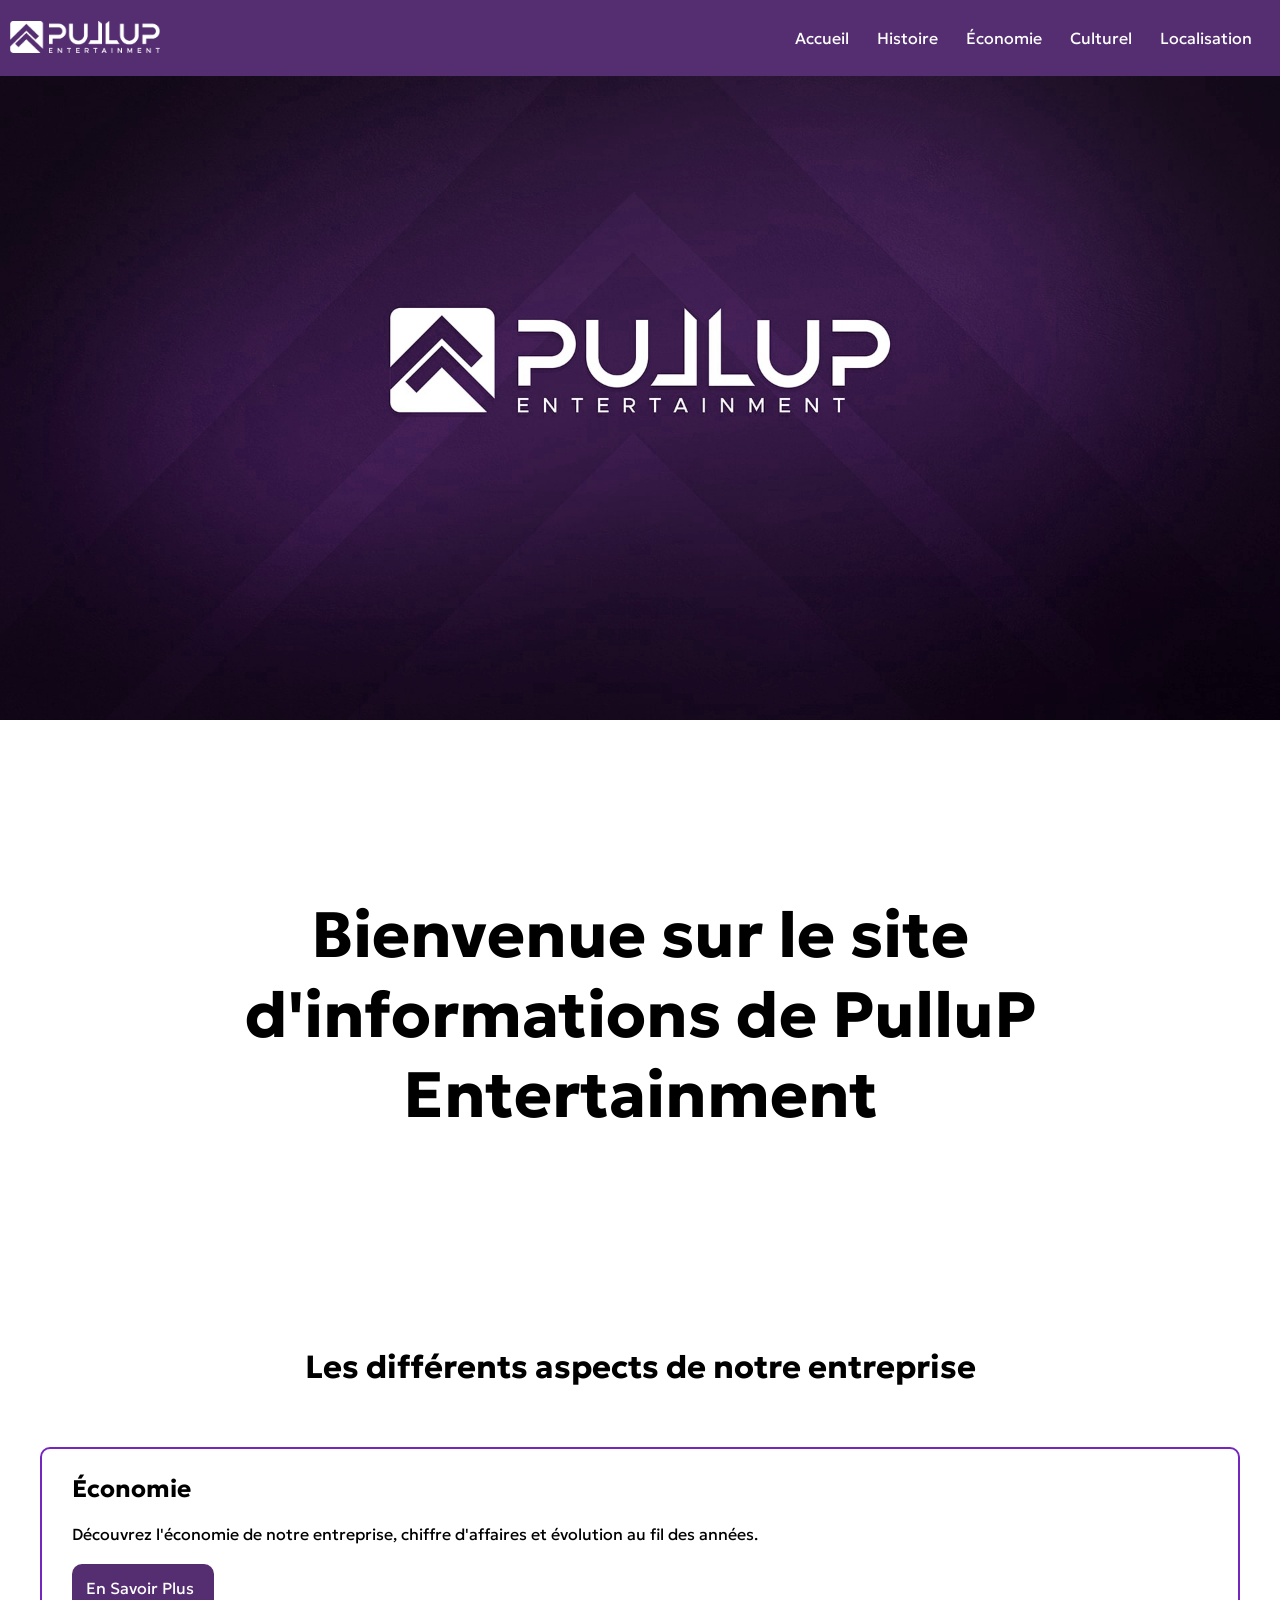
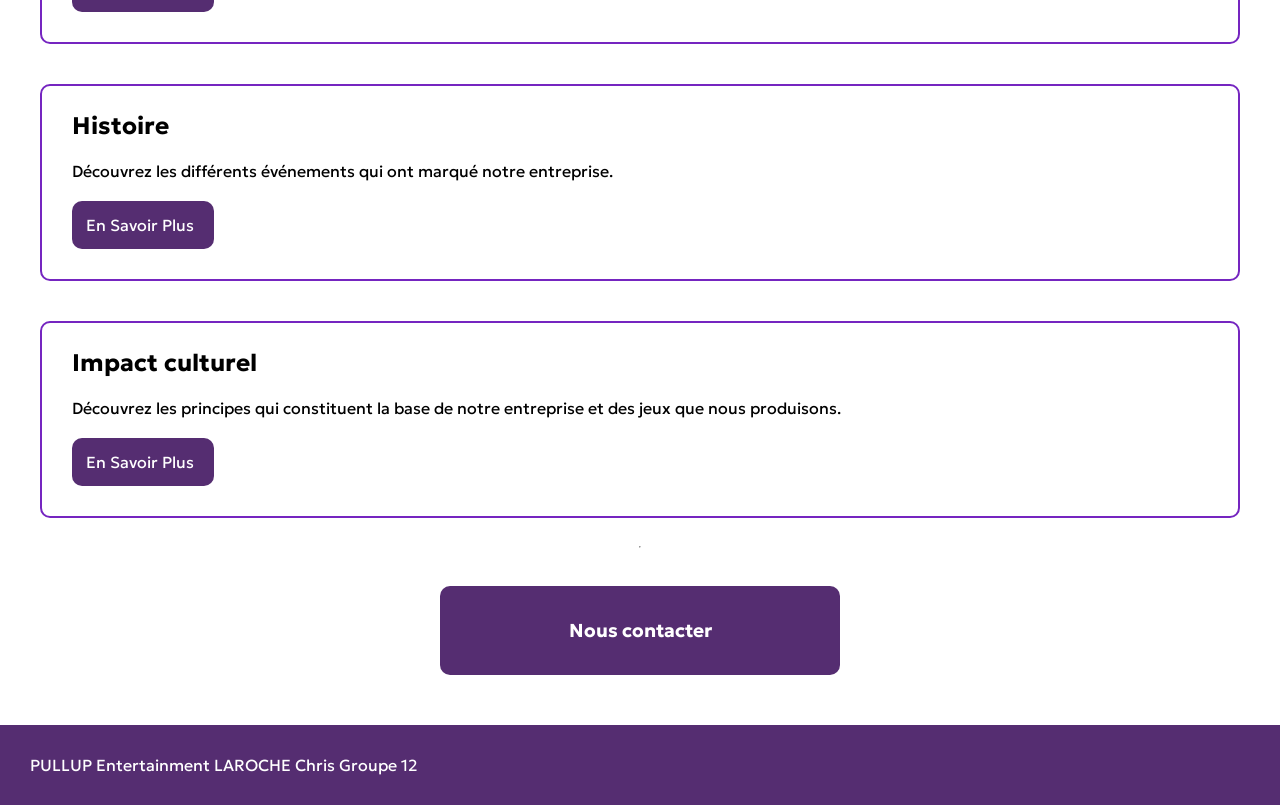
<file: index.html>
<!DOCTYPE html>
<html lang="fr">
<head>
    <link rel="icon" type="image/x-icon" href="images/logo.ico">
    <meta charset="UTF-8">
    <meta name="viewport" content="width=device-width, initial-scale=1.0">
    <link rel="stylesheet" href="styles.css">
    <link rel="preconnect" href="https://fonts.googleapis.com">
    <link rel="preconnect" href="https://fonts.gstatic.com" crossorigin>
    <link href="https://fonts.googleapis.com/css2?family=Geologica:wght,CRSV@100..900,0&family=Roboto:ital,wght@0,100..900;1,100..900&display=swap" rel="stylesheet">
    <title>Page d'accueil</title>
</head>
<body>
    <header>
        <span><img src="images/logo.png" class="logo" alt=""></span>
        <nav>
            <a href="accueil.html" class="menuButton">Accueil</a>
            <a href="histoire.html" class="menuButton">Histoire</a>
            <a href="economie.html" class="menuButton">Économie</a>            
            <a href="culture.html" class="menuButton">Culturel</a>    
            <a href="contact.html" class="menuButton">Localisation</a>
        </nav>
    </header>

    <img src="images/image-accueil.jpg" class="imageAccueil" alt="">

    <div class="titrepage">
        <h1>Bienvenue sur le site d'informations de PulluP Entertainment</h1>
    </div>

    <div class="contenu">
        <h1 class="titrecontenu">Les différents aspects de notre entreprise</h1>
        <div class="boite">
            <h2>Économie</h2>
            <div class="text">
                Découvrez l'économie de notre entreprise, chiffre d'affaires et évolution au fil des années.
                <div class="boutonMain"><a href="economie.html">En Savoir Plus</a></div>
            </div>
        </div>
        <div class="boite">
            <h2>Histoire</h2>
            <div class="text">
                Découvrez les différents événements qui ont marqué notre entreprise.
                <div class="boutonMain"><a href="histoire.html">En Savoir Plus</a></div>
            </div>
        </div>
        <div class="boite">
            <h2>Impact culturel</h2>
            <div class="text">
                Découvrez les principes qui constituent la base de notre entreprise et des jeux que nous produisons.
                <div class="boutonMain"><a href="culture.html">En Savoir Plus</a></div>
            </div>
        </div>
        <hr>
        <div class="bigButton">
        <h3><a href="contact.html">Nous contacter</a></h3>
        </div>
    </div>

    <footer>
    <span>PULLUP Entertainment</span>
    <span>LAROCHE Chris Groupe 12</span>
    </footer>
</body>
</html>
</file>
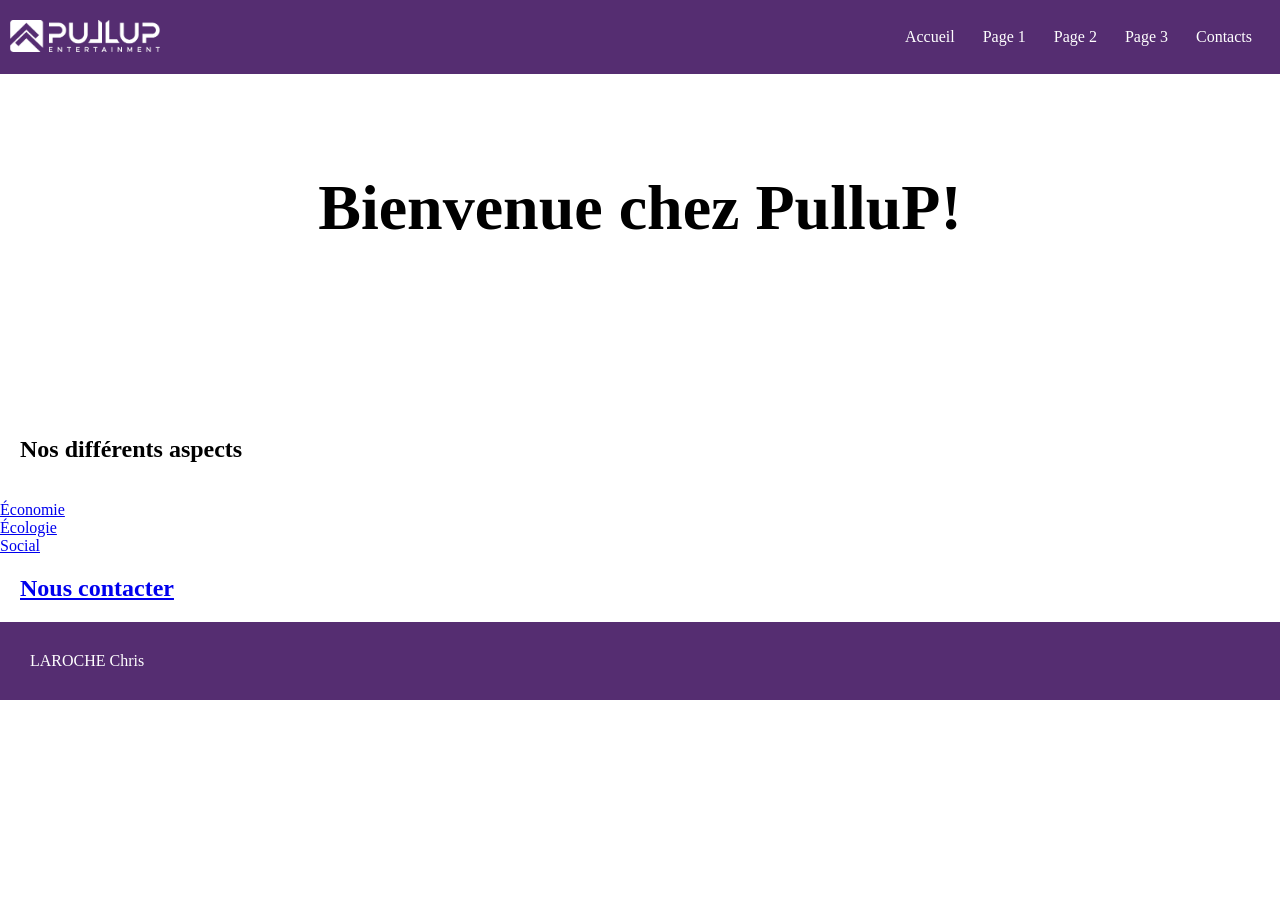
<file: accueil.html>
<!DOCTYPE html>
<html lang="fr">
<head>
    <link rel = "icon" type = "image/x-icon" href= "logo.ico">
    <meta charset="UTF-8">
    <meta name="viewport" content="width=device-width, initial-scale=1.0">
    <link rel="stylesheet" href="styles.css">
    <title>Page d'accueil</title>
</head>
<body>
    <header>
        <span><img src="logo.png" class="logo"></span>
        <nav>
            <a href="accueil.html" class="menuButton">Accueil</a>
            <a href="page1.html" class="menuButton">Page 1</a>
            <a href="page2.html" class="menuButton">Page 2</a>
            <a href="page3.html" class="menuButton">Page 3</a>    
            <a href="contact.html" class="menuButton">Contacts</a>
        </nav>
    </header>

    <div class="titrepage">
        <h1>Bienvenue chez PulluP!</h1>
    </div>

    <div>
        <h2>Nos différents aspects</h2>
        <br>
        <a href="page1.html" class="menuButton">Économie</a>
        <br>
        <a href="page2.html" class="menuButton">Écologie</a>
        <br>
        <a href="page3.html" class="menuButton">Social</a>
    </div>

    <div>
        <h2><a href="contact.html" class="menuButton">Nous contacter</a></h2>
    </div>
</body>
    
<footer>
    LAROCHE Chris
</footer>

</html>
</file>
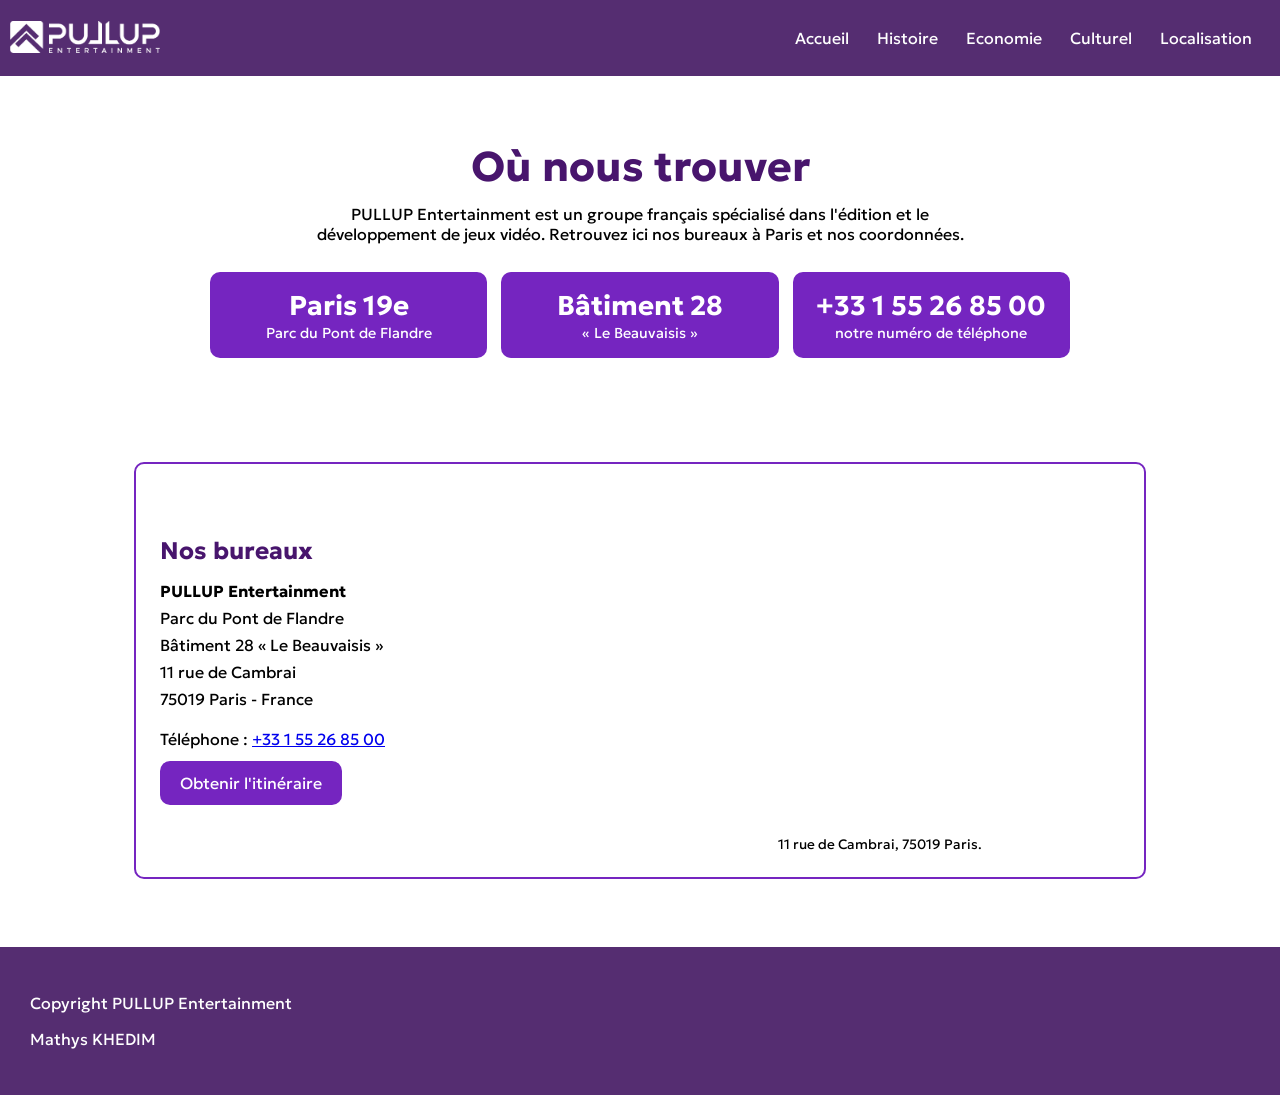
<file: contact.html>
<!DOCTYPE html>
<html lang="fr">

<head>
    <link rel="icon" type="image/x-icon" href="images/logo.ico">
    <meta charset="UTF-8">
    <meta name="viewport" content="width=device-width, initial-scale=1.0">
    <title>Localisation - PULLUP Entertainment</title>
    <link rel="stylesheet" href="styles.css">
    <link rel="preconnect" href="https://fonts.googleapis.com">
    <link rel="preconnect" href="https://fonts.gstatic.com" crossorigin>
    <link href="https://fonts.googleapis.com/css2?family=Geologica:wght,CRSV@100..900,0&family=Roboto:ital,wght@0,100..900;1,100..900&display=swap" rel="stylesheet">
<body>

    <header>
        <span><img src="images/logo.png" class="logo" alt="Logo PULLUP Entertainment"></span>
        <nav>
            <a href="index.html" class="menuButton">Accueil</a>
            <a href="histoire.html" class="menuButton">Histoire</a>
            <a href="economie.html" class="menuButton">Economie</a>
            <a href="culture.html" class="menuButton">Culturel</a>
            <a href="contact.html" class="menuButton">Localisation</a>
        </nav>
    </header>

    <section class="bandeau contact-hero">
        <h1>Où nous trouver</h1>
        <p>
            PULLUP Entertainment est un groupe français spécialisé dans l'édition
            et le développement de jeux vidéo. Retrouvez ici nos bureaux à Paris
            et nos coordonnées.
        </p>

        <div class="stats">
            <div class="stat">
                <b>Paris 19e</b>
                <span>Parc du Pont de Flandre</span>
            </div>
            <div class="stat">
                <b>Bâtiment 28</b>
                <span>« Le Beauvaisis »</span>
            </div>
            <div class="stat">
                <b>+33 1 55 26 85 00</b>
                <span>notre numéro de téléphone</span>
            </div>
        </div>
    </section>

    <main>

        <section class="bloc contact-bloc">
            <div class="bloc-texte">
                <h2>Nos bureaux</h2>

                <address class="adresse">
                    <strong>PULLUP Entertainment</strong><br>
                    Parc du Pont de Flandre<br>
                    Bâtiment 28 « Le Beauvaisis »<br>
                    11 rue de Cambrai<br>
                    75019 Paris - France
                </address>

                <p>
                    Téléphone : <a href="tel:+33155268500">+33 1 55 26 85 00</a>
                </p>

                <a class="bouton"
                   href="https://www.google.com/maps/dir/?api=1&destination=11+rue+de+Cambrai+75019+Paris"
                   target="_blank" rel="noopener">Obtenir l'itinéraire</a>
            </div>

            <figure class="carte">
                <iframe
                    src="https://www.google.com/maps?q=11+rue+de+Cambrai,+75019+Paris&amp;output=embed"
                    title="Carte : localisation de PULLUP Entertainment, 11 rue de Cambrai, 75019 Paris"
                    loading="lazy"
                    referrerpolicy="no-referrer-when-downgrade"
                    allowfullscreen></iframe>
                <figcaption>11 rue de Cambrai, 75019 Paris.</figcaption>
            </figure>
        </section>

    </main>

    <footer>
        <p>Copyright PULLUP Entertainment</p>
        <p>Mathys KHEDIM</p>
    </footer>

</body>

</html>
</file>
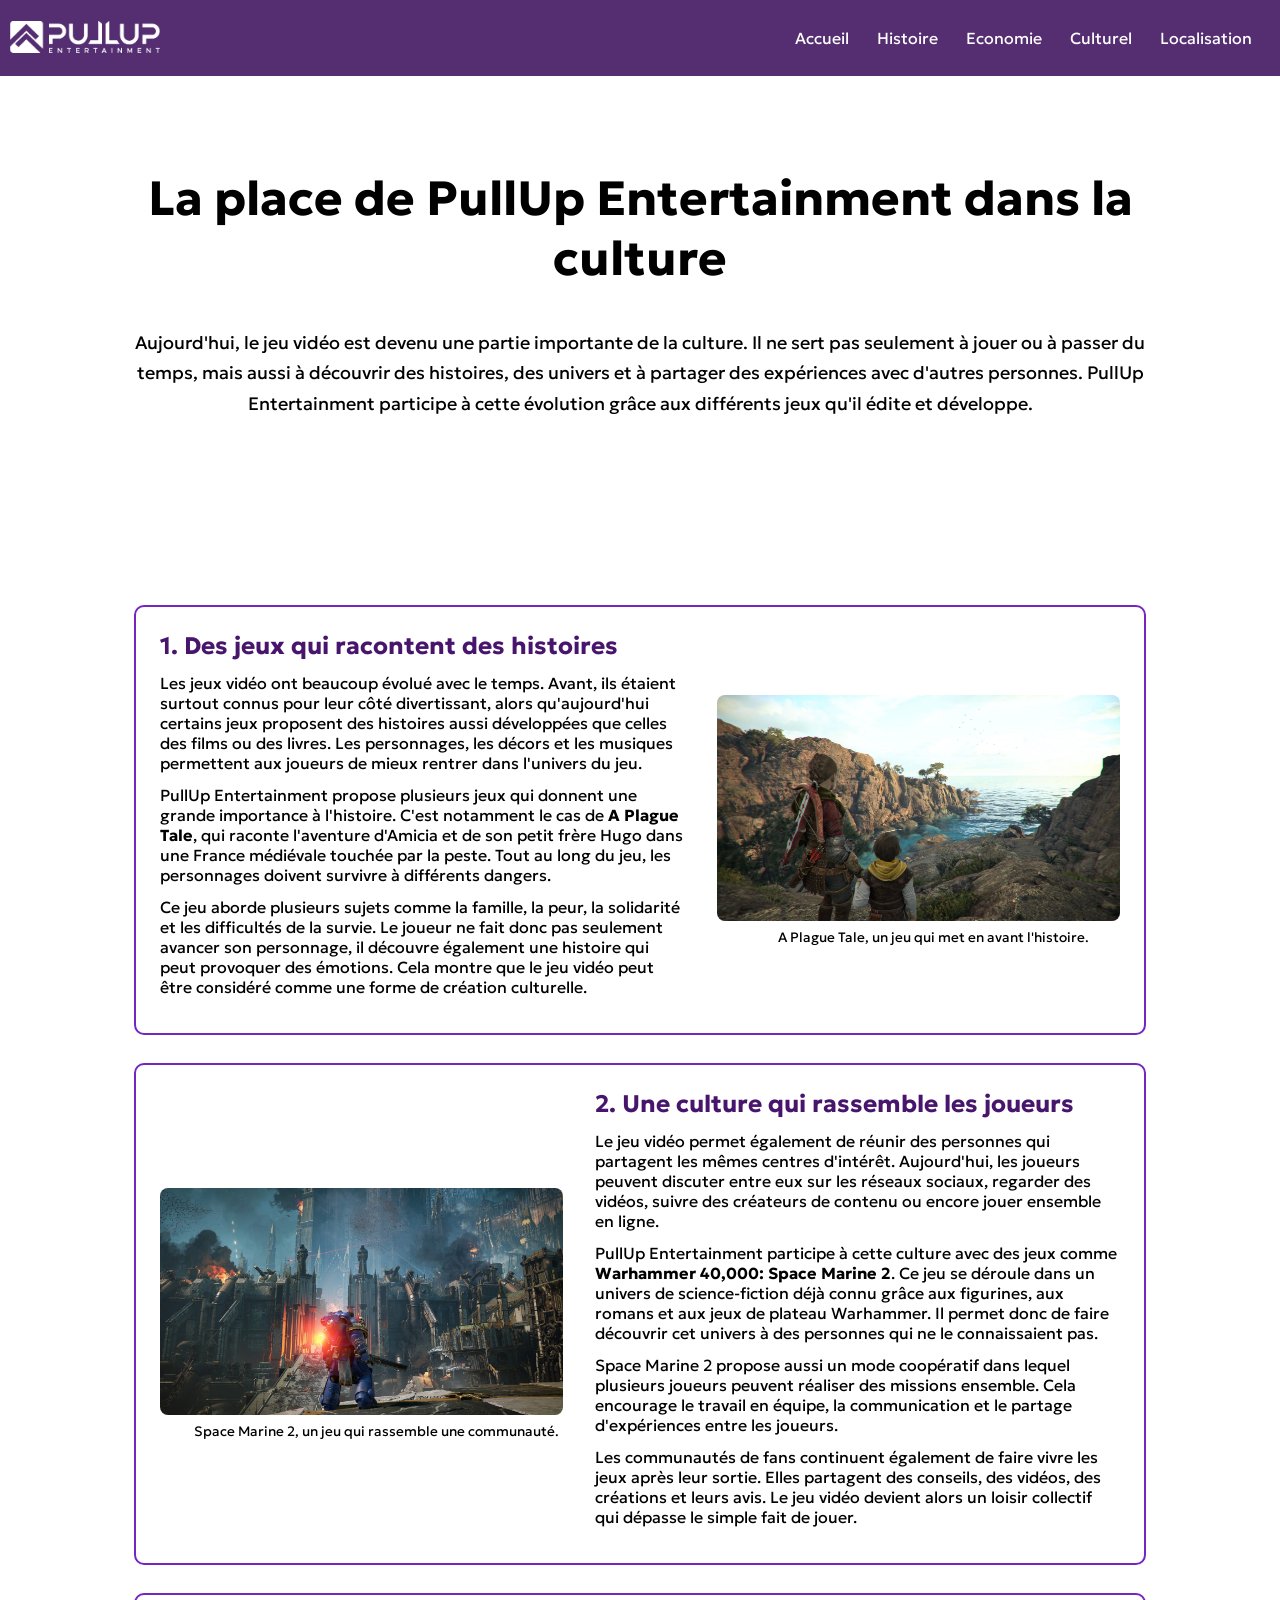
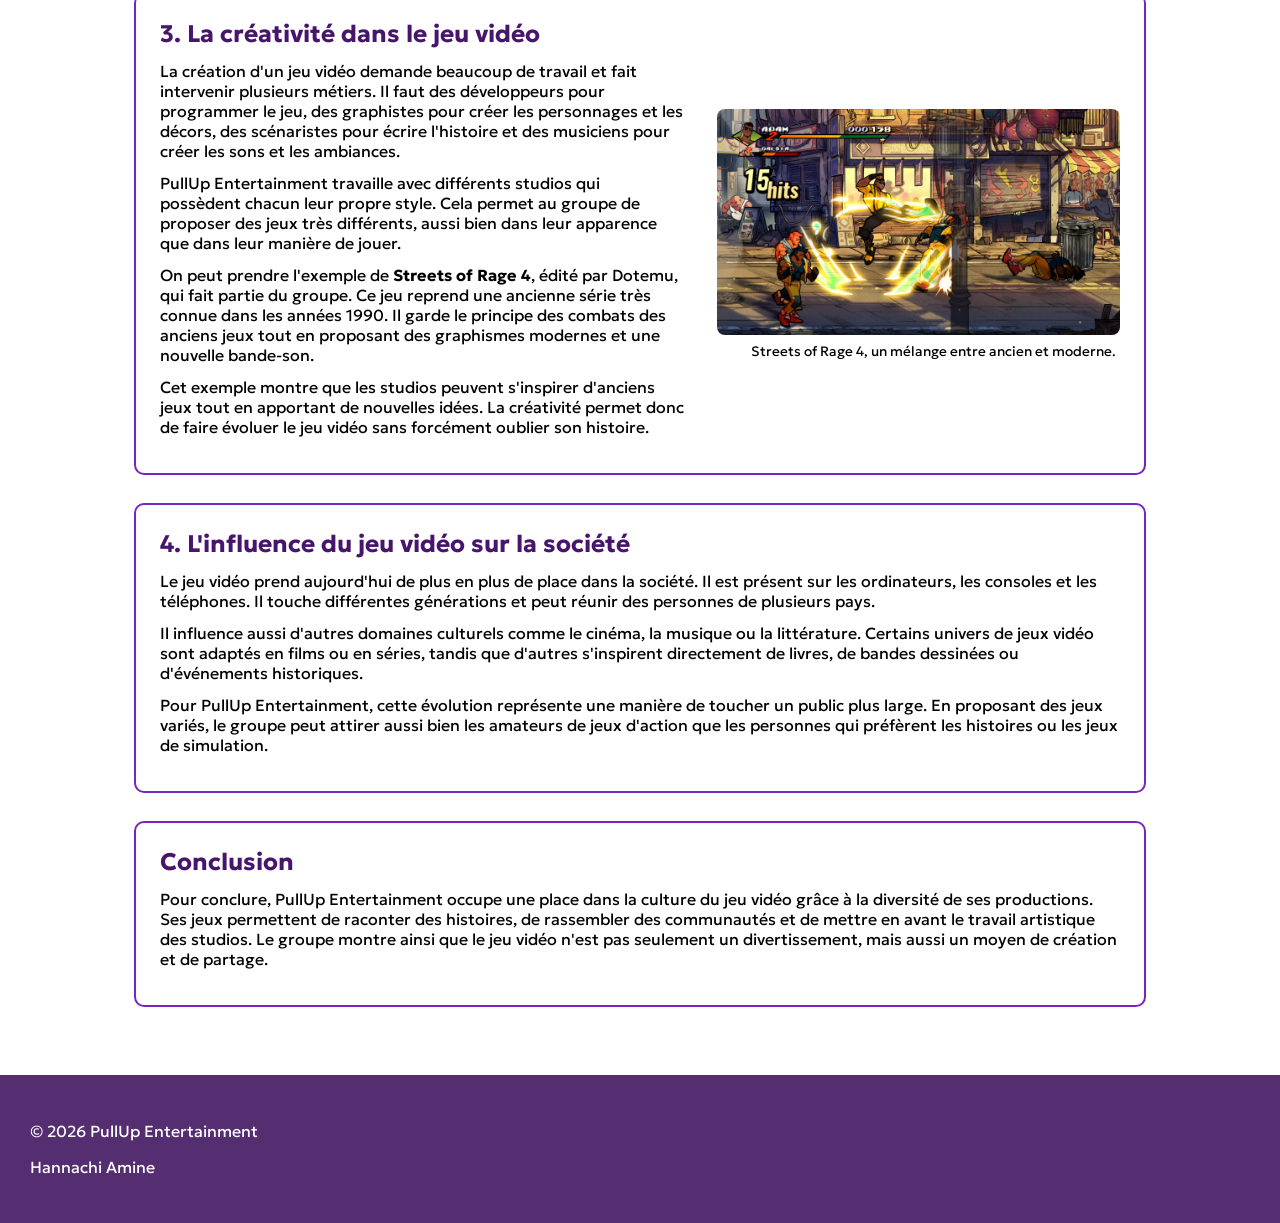
<file: culture.html>
<!DOCTYPE html>
<html lang="fr">
<head>
    <link rel="icon" type="image/x-icon" href="images/logo.ico">
    <meta charset="UTF-8">
    <meta name="viewport" content="width=device-width, initial-scale=1.0">
    <link rel="stylesheet" href="styles.css">
    <title>Page 3 : positionnement culturel</title>
    <link rel="preconnect" href="https://fonts.googleapis.com">
    <link rel="preconnect" href="https://fonts.gstatic.com/" crossorigin>
    <link href="https://fonts.googleapis.com/css2?family=Geologica:wght@100..900&display=swap" rel="stylesheet">
</head>

<body>

    <header>
        <span>
            <img src="images/logo.png" class="logo" alt="Logo PullUp Entertainment">
        </span>
        <nav>
            <a href="index.html" class="menuButton">Accueil</a>
            <a href="histoire.html" class="menuButton">Histoire</a>
            <a href="economie.html" class="menuButton">Economie</a>
            <a href="culture.html" class="menuButton">Culturel</a>
            <a href="contact.html" class="menuButton">Localisation</a>
        </nav>
    </header>

    <section class="titrepage">
        <h1>La place de PullUp Entertainment dans la culture</h1>

        <p style="font-size: 18px; line-height: 1.7;">
            Aujourd'hui, le jeu vidéo est devenu une partie importante
            de la culture. Il ne sert pas seulement à jouer ou à passer
            du temps, mais aussi à découvrir des histoires, des univers
            et à partager des expériences avec d'autres personnes.
            PullUp Entertainment participe à cette évolution grâce
            aux différents jeux qu'il édite et développe.
        </p>
    </section>

    <main>

        <section class="bloc">
            <div class="bloc-texte">
                <h2>1. Des jeux qui racontent des histoires</h2>

                <p>
                    Les jeux vidéo ont beaucoup évolué avec le temps.
                    Avant, ils étaient surtout connus pour leur côté
                    divertissant, alors qu'aujourd'hui certains jeux
                    proposent des histoires aussi développées que
                    celles des films ou des livres. Les personnages,
                    les décors et les musiques permettent aux joueurs
                    de mieux rentrer dans l'univers du jeu.
                </p>

                <p>
                    PullUp Entertainment propose plusieurs jeux
                    qui donnent une grande importance à l'histoire.
                    C'est notamment le cas de
                    <strong>A Plague Tale</strong>, qui raconte
                    l'aventure d'Amicia et de son petit frère Hugo
                    dans une France médiévale touchée par la peste.
                    Tout au long du jeu, les personnages doivent
                    survivre à différents dangers.
                </p>

                <p>
                    Ce jeu aborde plusieurs sujets comme la famille,
                    la peur, la solidarité et les difficultés de la
                    survie. Le joueur ne fait donc pas seulement
                    avancer son personnage, il découvre également
                    une histoire qui peut provoquer des émotions.
                    Cela montre que le jeu vidéo peut être considéré
                    comme une forme de création culturelle.
                </p>
            </div>

            <figure>
                <img src="images/culture1.jpg" alt="Image du jeu A Plague Tale">
                <figcaption>
                    A Plague Tale, un jeu qui met en avant l'histoire.
                </figcaption>
            </figure>
        </section>

        <section class="bloc inverse">
            <div class="bloc-texte">
                <h2>2. Une culture qui rassemble les joueurs</h2>

                <p>
                    Le jeu vidéo permet également de réunir des
                    personnes qui partagent les mêmes centres
                    d'intérêt. Aujourd'hui, les joueurs peuvent
                    discuter entre eux sur les réseaux sociaux,
                    regarder des vidéos, suivre des créateurs
                    de contenu ou encore jouer ensemble en ligne.
                </p>

                <p>
                    PullUp Entertainment participe à cette culture
                    avec des jeux comme
                    <strong>Warhammer 40,000: Space Marine 2</strong>.
                    Ce jeu se déroule dans un univers de
                    science-fiction déjà connu grâce aux figurines,
                    aux romans et aux jeux de plateau Warhammer.
                    Il permet donc de faire découvrir cet univers
                    à des personnes qui ne le connaissaient pas.
                </p>

                <p>
                    Space Marine 2 propose aussi un mode coopératif
                    dans lequel plusieurs joueurs peuvent réaliser
                    des missions ensemble. Cela encourage le travail
                    en équipe, la communication et le partage
                    d'expériences entre les joueurs.
                </p>

                <p>
                    Les communautés de fans continuent également
                    de faire vivre les jeux après leur sortie.
                    Elles partagent des conseils, des vidéos,
                    des créations et leurs avis. Le jeu vidéo
                    devient alors un loisir collectif qui
                    dépasse le simple fait de jouer.
                </p>
            </div>

            <figure>
                <img src="images/culture2.jpg" alt="Image du jeu Space Marine 2">
                <figcaption>
                    Space Marine 2, un jeu qui rassemble une communauté.
                </figcaption>
            </figure>
        </section>

        <section class="bloc">
            <div class="bloc-texte">
                <h2>3. La créativité dans le jeu vidéo</h2>

                <p>
                    La création d'un jeu vidéo demande beaucoup
                    de travail et fait intervenir plusieurs métiers.
                    Il faut des développeurs pour programmer le jeu,
                    des graphistes pour créer les personnages et
                    les décors, des scénaristes pour écrire
                    l'histoire et des musiciens pour créer
                    les sons et les ambiances.
                </p>

                <p>
                    PullUp Entertainment travaille avec différents
                    studios qui possèdent chacun leur propre style.
                    Cela permet au groupe de proposer des jeux
                    très différents, aussi bien dans leur
                    apparence que dans leur manière de jouer.
                </p>

                <p>
                    On peut prendre l'exemple de
                    <strong>Streets of Rage 4</strong>, édité
                    par Dotemu, qui fait partie du groupe.
                    Ce jeu reprend une ancienne série très
                    connue dans les années 1990. Il garde
                    le principe des combats des anciens jeux
                    tout en proposant des graphismes modernes
                    et une nouvelle bande-son.
                </p>

                <p>
                    Cet exemple montre que les studios peuvent
                    s'inspirer d'anciens jeux tout en apportant
                    de nouvelles idées. La créativité permet
                    donc de faire évoluer le jeu vidéo sans
                    forcément oublier son histoire.
                </p>
            </div>

            <figure>
                <img src="images/culture3.jpg" alt="Image du jeu Streets of Rage 4">
                <figcaption>
                    Streets of Rage 4, un mélange entre ancien et moderne.
                </figcaption>
            </figure>
        </section>

        <section class="bloc">
            <div class="bloc-texte">
                <h2>4. L'influence du jeu vidéo sur la société</h2>

                <p>
                    Le jeu vidéo prend aujourd'hui de plus en plus
                    de place dans la société. Il est présent sur
                    les ordinateurs, les consoles et les téléphones.
                    Il touche différentes générations et peut
                    réunir des personnes de plusieurs pays.
                </p>

                <p>
                    Il influence aussi d'autres domaines culturels
                    comme le cinéma, la musique ou la littérature.
                    Certains univers de jeux vidéo sont adaptés
                    en films ou en séries, tandis que d'autres
                    s'inspirent directement de livres, de bandes
                    dessinées ou d'événements historiques.
                </p>

                <p>
                    Pour PullUp Entertainment, cette évolution
                    représente une manière de toucher un public
                    plus large. En proposant des jeux variés,
                    le groupe peut attirer aussi bien les
                    amateurs de jeux d'action que les personnes
                    qui préfèrent les histoires ou les jeux
                    de simulation.
                </p>
            </div>
        </section>

        <section class="bloc">
            <div class="bloc-texte">
                <h2>Conclusion</h2>

                <p>
                    Pour conclure, PullUp Entertainment occupe
                    une place dans la culture du jeu vidéo grâce
                    à la diversité de ses productions. Ses jeux
                    permettent de raconter des histoires,
                    de rassembler des communautés et de mettre
                    en avant le travail artistique des studios.
                    Le groupe montre ainsi que le jeu vidéo
                    n'est pas seulement un divertissement,
                    mais aussi un moyen de création et de partage.
                </p>
            </div>
        </section>

    </main>

    <footer>
        <p>© 2026 PullUp Entertainment</p>
        <p>Hannachi Amine</p>
    </footer>

</body>
</html>
</file>
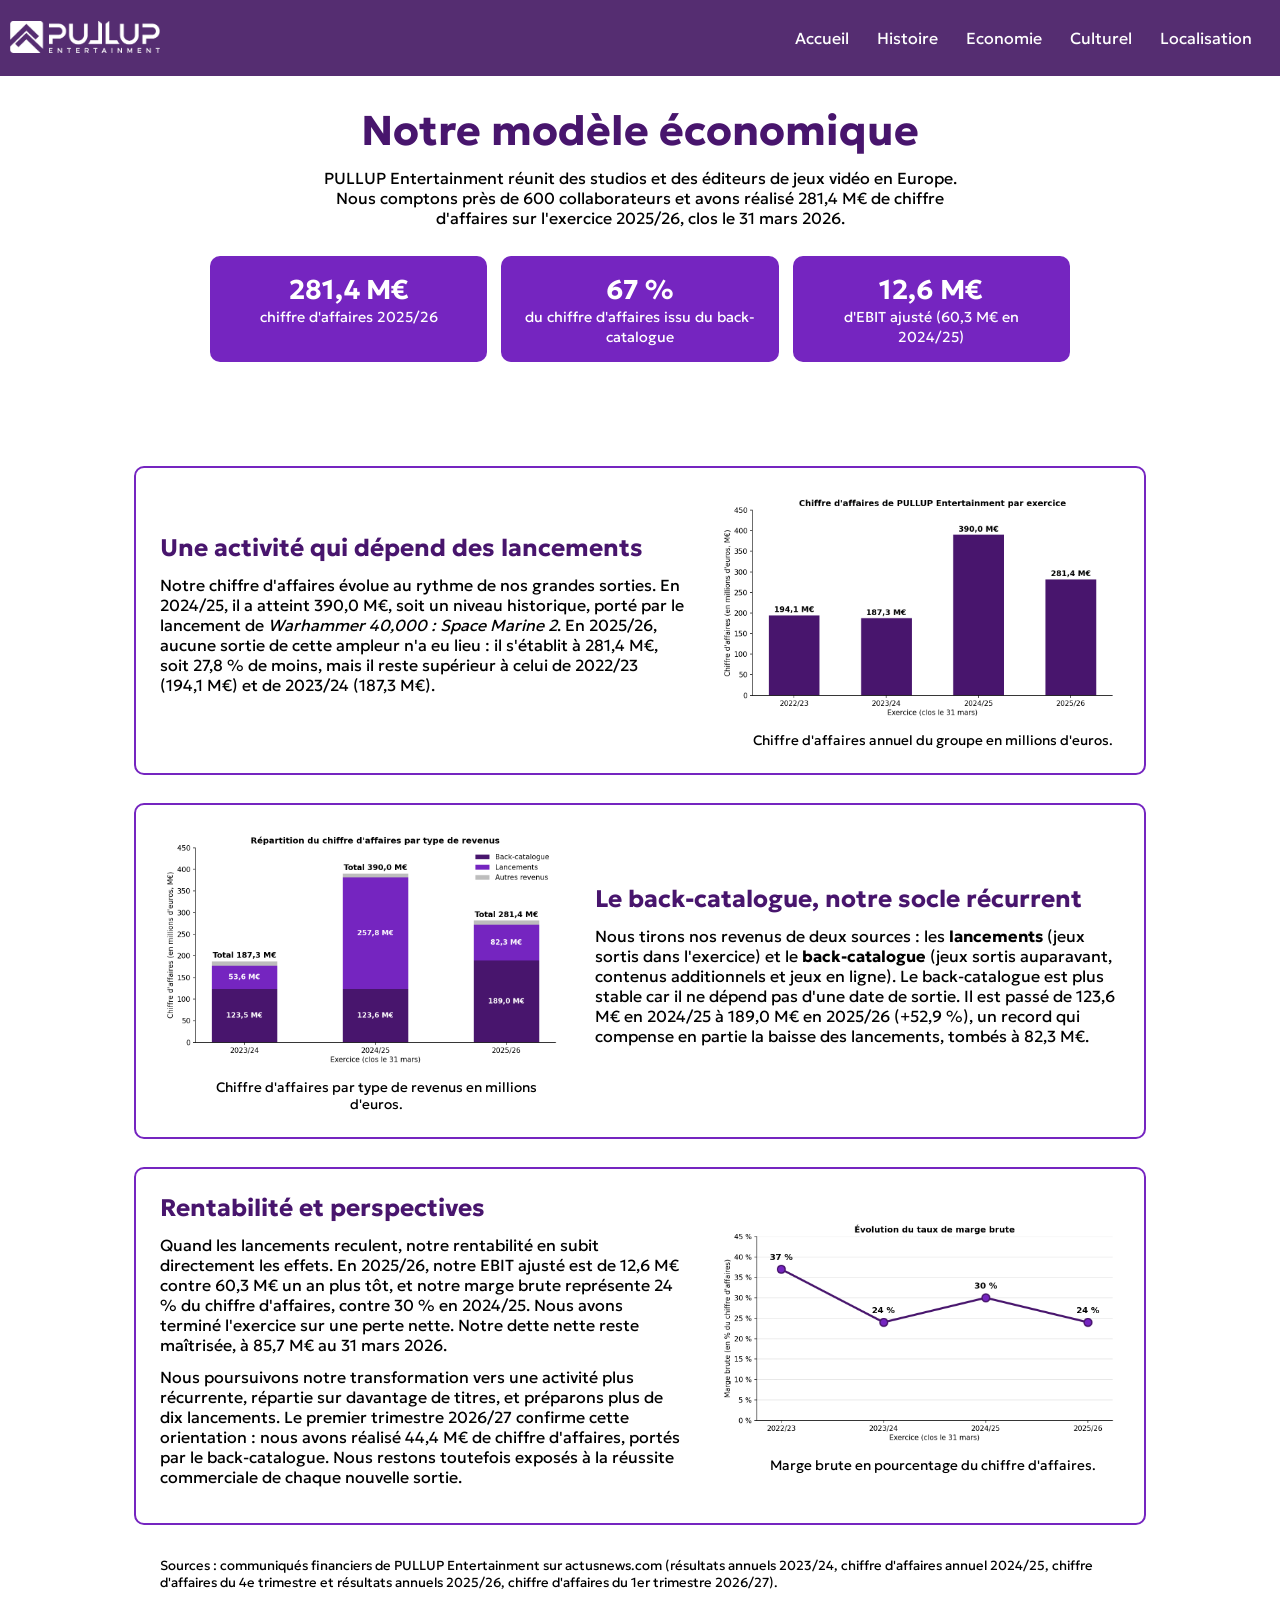
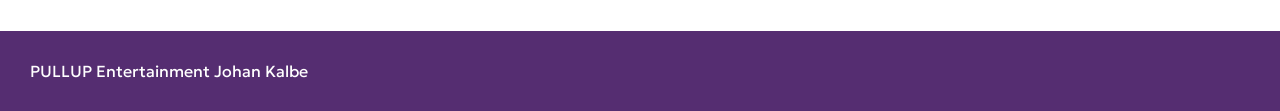
<file: economie.html>
<!DOCTYPE html>
<html lang="fr">
<head>
<link rel="icon" type="image/x-icon" href="images/logo.ico">
<meta charset="utf-8">
<meta name="viewport" content="width=device-width, initial-scale=1.0">
<title>Économie – PULLUP Entertainment</title>
<link rel="stylesheet" href="styles.css">
<link rel="preconnect" href="https://fonts.googleapis.com">
    <link rel="preconnect" href="https://fonts.gstatic.com/" crossorigin>
    <link href="https://fonts.googleapis.com/css2?family=Geologica:wght,CRSV@100..900,0&family=Roboto:ital,wght@0,100..900;1,100..900&display=swap" rel="stylesheet">
</head>
<body>

  <header>
        <span><img src="images/logo.png" class="logo" alt="Logo PulluP Entertainment"></span>
        <nav>
            <a href="index.html" class="menuButton">Accueil</a>
            <a href="histoire.html" class="menuButton">Histoire</a>
            <a href="economie.html" class="menuButton">Economie</a>
            <a href="culture.html" class="menuButton">Culturel</a>    
            <a href="contact.html" class="menuButton">Localisation</a>
        </nav>
    </header>

<section class="bandeau">
  <br>
  <br>
  <h1>Notre modèle économique</h1>
  <p>PULLUP Entertainment réunit des studios et des éditeurs de jeux vidéo en Europe. Nous comptons près de 600 collaborateurs et avons réalisé 281,4 M€ de chiffre d'affaires sur l'exercice 2025/26, clos le 31 mars 2026.</p>
  <div class="stats">
    <div class="stat">
      <b>281,4 M€</b>
      <span>chiffre d'affaires 2025/26</span>
    </div>
    <div class="stat">
      <b>67 %</b>
      <span>du chiffre d'affaires issu du back-catalogue</span>
    </div>
    <div class="stat">
      <b>12,6 M€</b>
      <span>d'EBIT ajusté (60,3 M€ en 2024/25)</span>
    </div>
  </div>
</section>

<main>

  <section class="bloc">
    <div class="bloc-texte">
      <h2>Une activité qui dépend des lancements</h2>
      <p>Notre chiffre d'affaires évolue au rythme de nos grandes sorties. En 2024/25, il a atteint 390,0 M€, soit un niveau historique, porté par le lancement de <em>Warhammer 40,000 : Space Marine 2</em>. En 2025/26, aucune sortie de cette ampleur n'a eu lieu : il s'établit à 281,4 M€, soit 27,8 % de moins, mais il reste supérieur à celui de 2022/23 (194,1 M€) et de 2023/24 (187,3 M€).</p>
    </div>
    <figure>
      <img src="images/graphique-1.png" alt="Graphique en barres : chiffre d'affaires de PULLUP Entertainment par exercice, de 2022/23 à 2025/26, en millions d'euros">
      <figcaption>Chiffre d'affaires annuel du groupe en millions d'euros.</figcaption>
    </figure>
  </section>

  <section class="bloc inverse">
    <div class="bloc-texte">
      <h2>Le back-catalogue, notre socle récurrent</h2>
      <p>Nous tirons nos revenus de deux sources : les <strong>lancements</strong> (jeux sortis dans l'exercice) et le <strong>back-catalogue</strong> (jeux sortis auparavant, contenus additionnels et jeux en ligne). Le back-catalogue est plus stable car il ne dépend pas d'une date de sortie. Il est passé de 123,6 M€ en 2024/25 à 189,0 M€ en 2025/26 (+52,9 %), un record qui compense en partie la baisse des lancements, tombés à 82,3 M€.</p>
    </div>
    <figure>
      <img src="images/graphique-2.png" alt="Graphique en barres empilées : répartition du chiffre d'affaires entre back-catalogue, lancements et autres revenus, de 2023/24 à 2025/26, en millions d'euros">
      <figcaption>    Chiffre d'affaires par type de revenus en millions d'euros.</figcaption>
    </figure>
  </section>

  <section class="bloc">
    <div class="bloc-texte">
      <h2>Rentabilité et perspectives</h2>
      <p>Quand les lancements reculent, notre rentabilité en subit directement les effets. En 2025/26, notre EBIT ajusté est de 12,6 M€ contre 60,3 M€ un an plus tôt, et notre marge brute représente 24 % du chiffre d'affaires, contre 30 % en 2024/25. Nous avons terminé l'exercice sur une perte nette. Notre dette nette reste maîtrisée, à 85,7 M€ au 31 mars 2026.</p>
      <p>Nous poursuivons notre transformation vers une activité plus récurrente, répartie sur davantage de titres, et préparons plus de dix lancements. Le premier trimestre 2026/27 confirme cette orientation : nous avons réalisé 44,4 M€ de chiffre d'affaires, portés par le back-catalogue. Nous restons toutefois exposés à la réussite commerciale de chaque nouvelle sortie.</p>
    </div>
    <figure>
      <img src="images/graphique-3.png" alt="Graphique en courbe : taux de marge brute de PULLUP Entertainment, 37 % en 2022/23, 24 % en 2023/24, 30 % en 2024/25 et 24 % en 2025/26">
      <figcaption>Marge brute en pourcentage du chiffre d'affaires.</figcaption>
    </figure>
  </section>

  <p class="sources">Sources : communiqués financiers de PULLUP Entertainment sur actusnews.com (résultats annuels 2023/24, chiffre d'affaires annuel 2024/25, chiffre d'affaires du 4e trimestre et résultats annuels 2025/26, chiffre d'affaires du 1er trimestre 2026/27).</p>

</main>

<footer>
  <span>PULLUP Entertainment</span>
  <span>Johan Kalbe</span>
</footer>

</body>
</html>
</file>
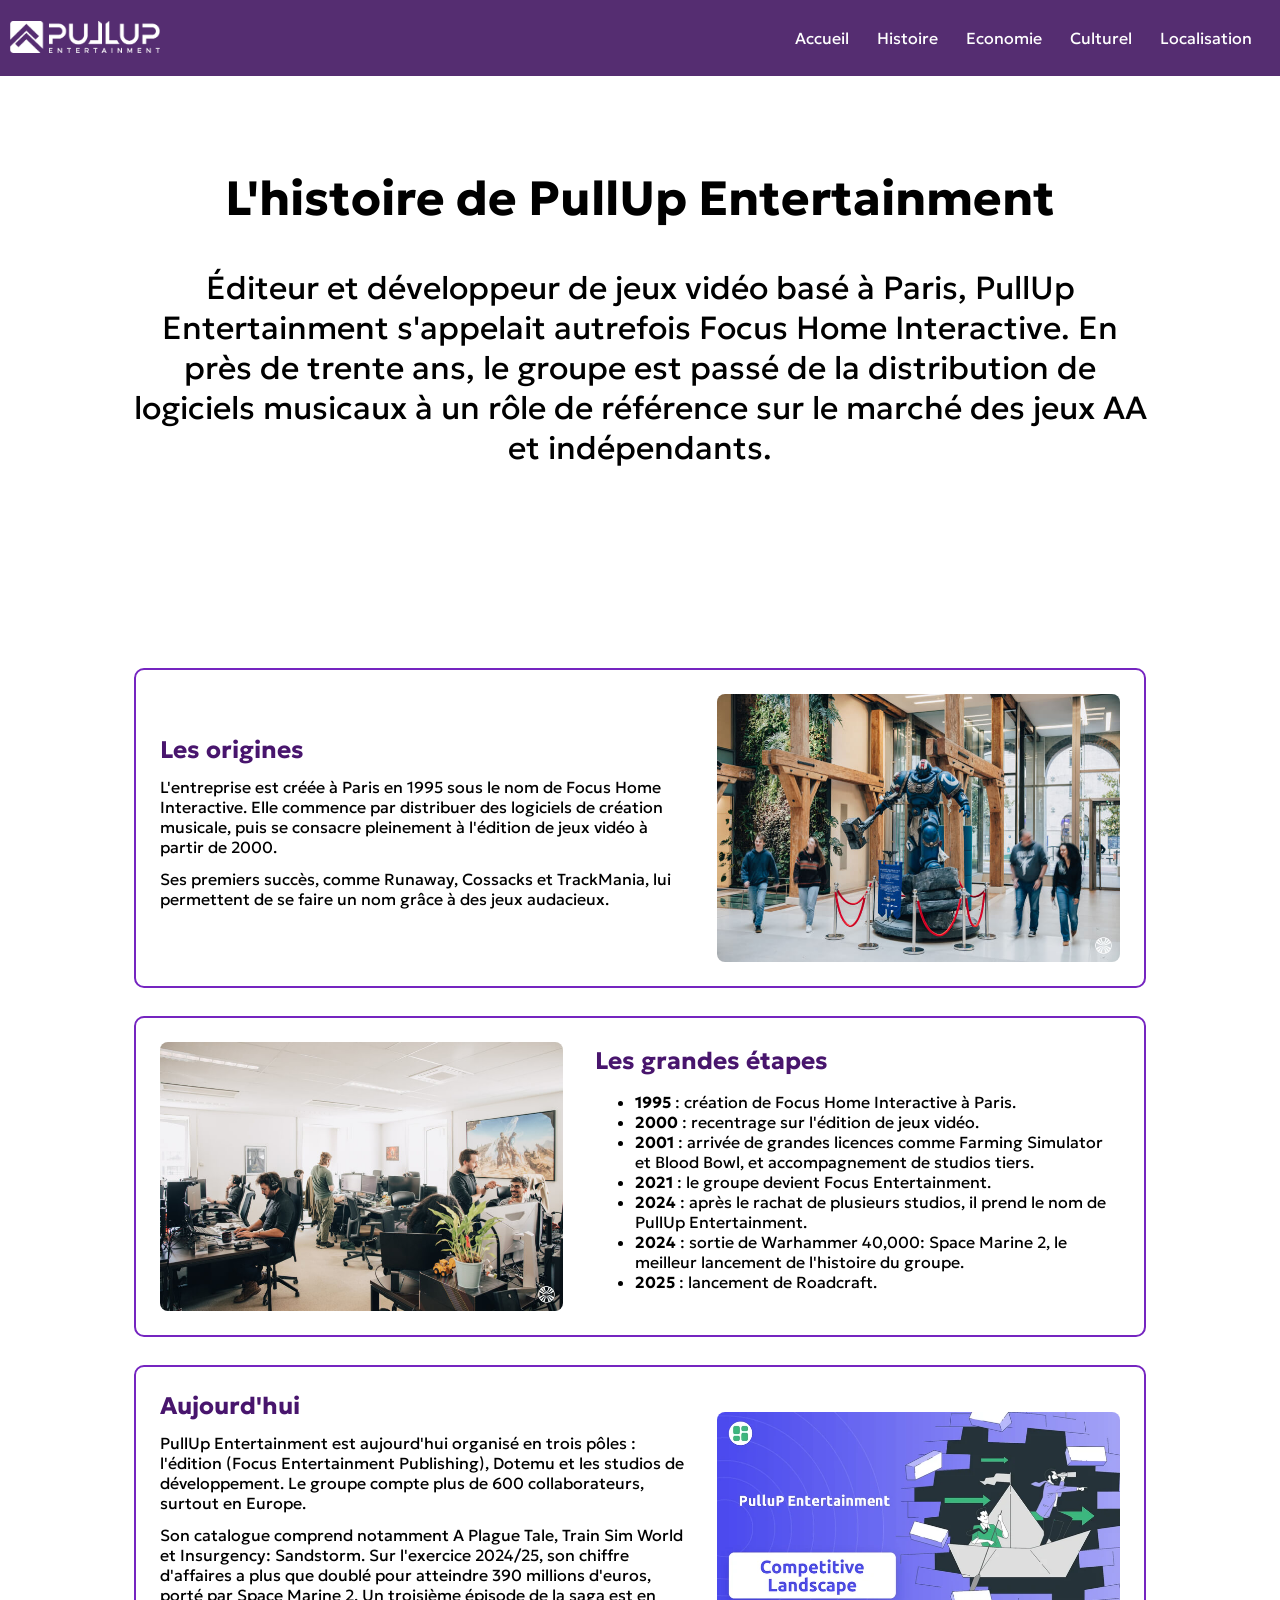
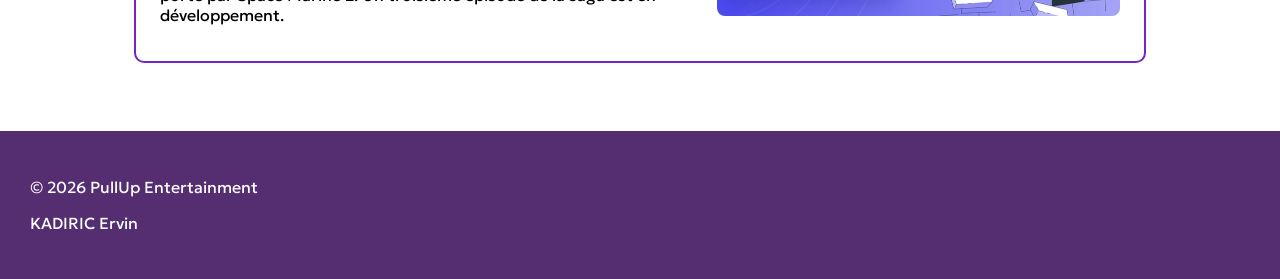
<file: histoire.html>
<!DOCTYPE html>
<html lang="fr">
<head>
    <link rel="icon" type="image/x-icon" href="images/logo.ico">
    <meta charset="UTF-8">
    <meta name="viewport" content="width=device-width, initial-scale=1.0">
    <link rel="stylesheet" href="styles.css">
    <title>Page 1: Histoire</title>
    <link rel="preconnect" href="https://fonts.googleapis.com">
    <link rel="preconnect" href="https://fonts.gstatic.com/" crossorigin>
    <link href="https://fonts.googleapis.com/css2?family=Geologica:wght,CRSV@100..900,0&family=Roboto:ital,wght@0,100..900;1,100..900&display=swap" rel="stylesheet">
</head>
<body>

    <header>
        <span><img src="images/logo.png" class="logo" alt="Logo PullUp Entertainment"></span>
        <nav>
            <a href="index.html" class="menuButton">Accueil</a>
            <a href="histoire.html" class="menuButton">Histoire</a>
            <a href="economie.html" class="menuButton">Economie</a>
            <a href="culture.html" class="menuButton">Culturel</a>
            <a href="contact.html" class="menuButton">Localisation</a>
        </nav>
    </header>

    <section class="titrepage">
        <h1>L'histoire de PullUp Entertainment</h1>
        <p>Éditeur et développeur de jeux vidéo basé à Paris, PullUp Entertainment s'appelait autrefois Focus Home Interactive. En près de trente ans, le groupe est passé de la distribution de logiciels musicaux à un rôle de référence sur le marché des jeux AA et indépendants.</p>
    </section>

    <main>

        <section class="bloc">
            <div class="bloc-texte">
                <h2>Les origines</h2>
                <p>L'entreprise est créée à Paris en 1995 sous le nom de Focus Home Interactive. Elle commence par distribuer des logiciels de création musicale, puis se consacre pleinement à l'édition de jeux vidéo à partir de 2000.</p>
                <p>Ses premiers succès, comme Runaway, Cossacks et TrackMania, lui permettent de se faire un nom grâce à des jeux audacieux.</p>
            </div>
            <figure>
                <img src="images/photo1.jpg" alt="Image des locos Pullup">
            </figure>
        </section>

        <section class="bloc inverse">
            <div class="bloc-texte">
                <h2>Les grandes étapes</h2>
                <ul>
                    <li><strong>1995</strong> : création de Focus Home Interactive à Paris.</li>
                    <li><strong>2000</strong> : recentrage sur l'édition de jeux vidéo.</li>
                    <li><strong>2001</strong> : arrivée de grandes licences comme Farming Simulator et Blood Bowl, et accompagnement de studios tiers.</li>
                    <li><strong>2021</strong> : le groupe devient Focus Entertainment.</li>
                    <li><strong>2024</strong> : après le rachat de plusieurs studios, il prend le nom de PullUp Entertainment.</li>
                    <li><strong>2024</strong> : sortie de Warhammer 40,000: Space Marine 2, le meilleur lancement de l'histoire du groupe.</li>
                    <li><strong>2025</strong> : lancement de Roadcraft.</li>
                </ul>
            </div>
            <figure>
                <img src="images/photo2.jpg" alt="Image des locos Pullup">
            </figure>
        </section>

        <section class="bloc">
            <div class="bloc-texte">
                <h2>Aujourd'hui</h2>
                <p>PullUp Entertainment est aujourd'hui organisé en trois pôles : l'édition (Focus Entertainment Publishing), Dotemu et les studios de développement. Le groupe compte plus de 600 collaborateurs, surtout en Europe.</p>
                <p>Son catalogue comprend notamment A Plague Tale, Train Sim World et Insurgency: Sandstorm. Sur l'exercice 2024/25, son chiffre d'affaires a plus que doublé pour atteindre 390 millions d'euros, porté par Space Marine 2. Un troisième épisode de la saga est en développement.</p>
            </div>
            <figure>
                <img src="images/photo3.webp" alt="Image des locos Pullup">
            </figure>
        </section>

    </main>

    <footer>
        <p>© 2026 PullUp Entertainment</p>
        <p>KADIRIC Ervin</p>
    </footer>

</body>
</html>
</file>
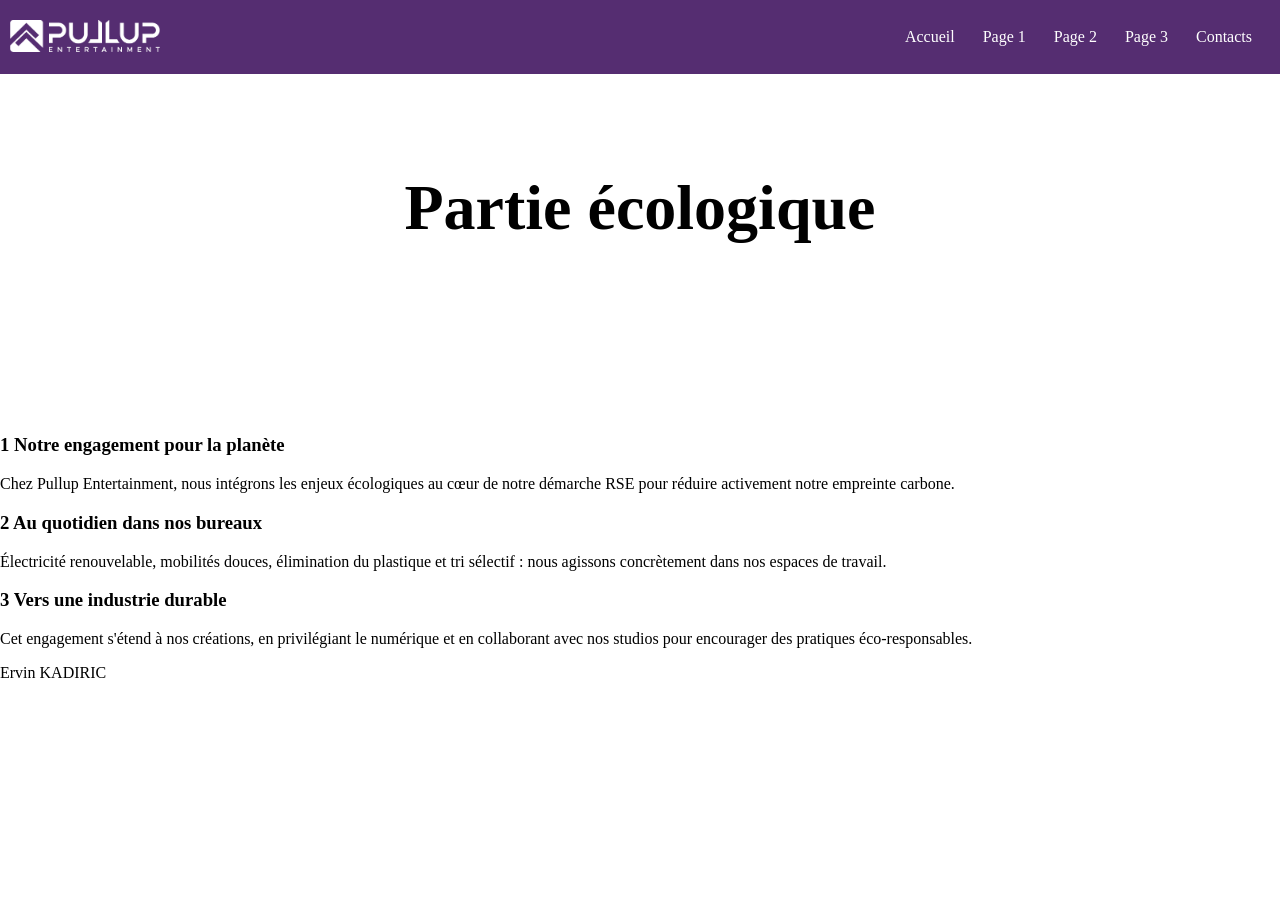
<file: Page1.html>
<!DOCTYPE html>
<html lang="en">
<head>
    <meta charset="UTF-8">
    <meta name="viewport" content="width=device-width, initial-scale=1.0">
     <link rel="stylesheet" href="styles.css">
    <title>Page 1: positionnement écologique </title>
</head>
<body>
    <header>

        <span><img src="logo.png" class="logo"></span>
        <nav>
            <a href="lien vers page d'accueil" class="menuButton">Accueil</a>
            <a href="lien vers page 1" class="menuButton">Page 1</a>
            <a href="lien vers page 2" class="menuButton">Page 2</a>
            <a href="lien vers page 3" class="menuButton">Page 3</a>    
            <a href="lien vers page de Contacts" class="menuButton">Contacts</a>
        </nav>
    </header>
 <div class="titrepage">
        <h1>Partie écologique</h1>
 </div>
 <section>  <h3> 1 Notre engagement pour la planète </h3>
<p>Chez Pullup Entertainment, nous intégrons les enjeux écologiques au cœur de notre démarche RSE pour réduire activement notre empreinte carbone.

<section> <h3> 2 Au quotidien dans nos bureaux</h3>
    <p> Électricité renouvelable, mobilités douces, élimination du plastique et tri sélectif : nous agissons concrètement dans nos espaces de travail.</p>

</section>

<section> <h3> 3 Vers une industrie durable</h3>
    <p> Cet engagement s'étend à nos créations, en privilégiant le numérique et en collaborant avec nos studios pour encourager des pratiques éco-responsables.</p>
</section>
<p> Ervin KADIRIC</p>
</body>
</html>
</file>
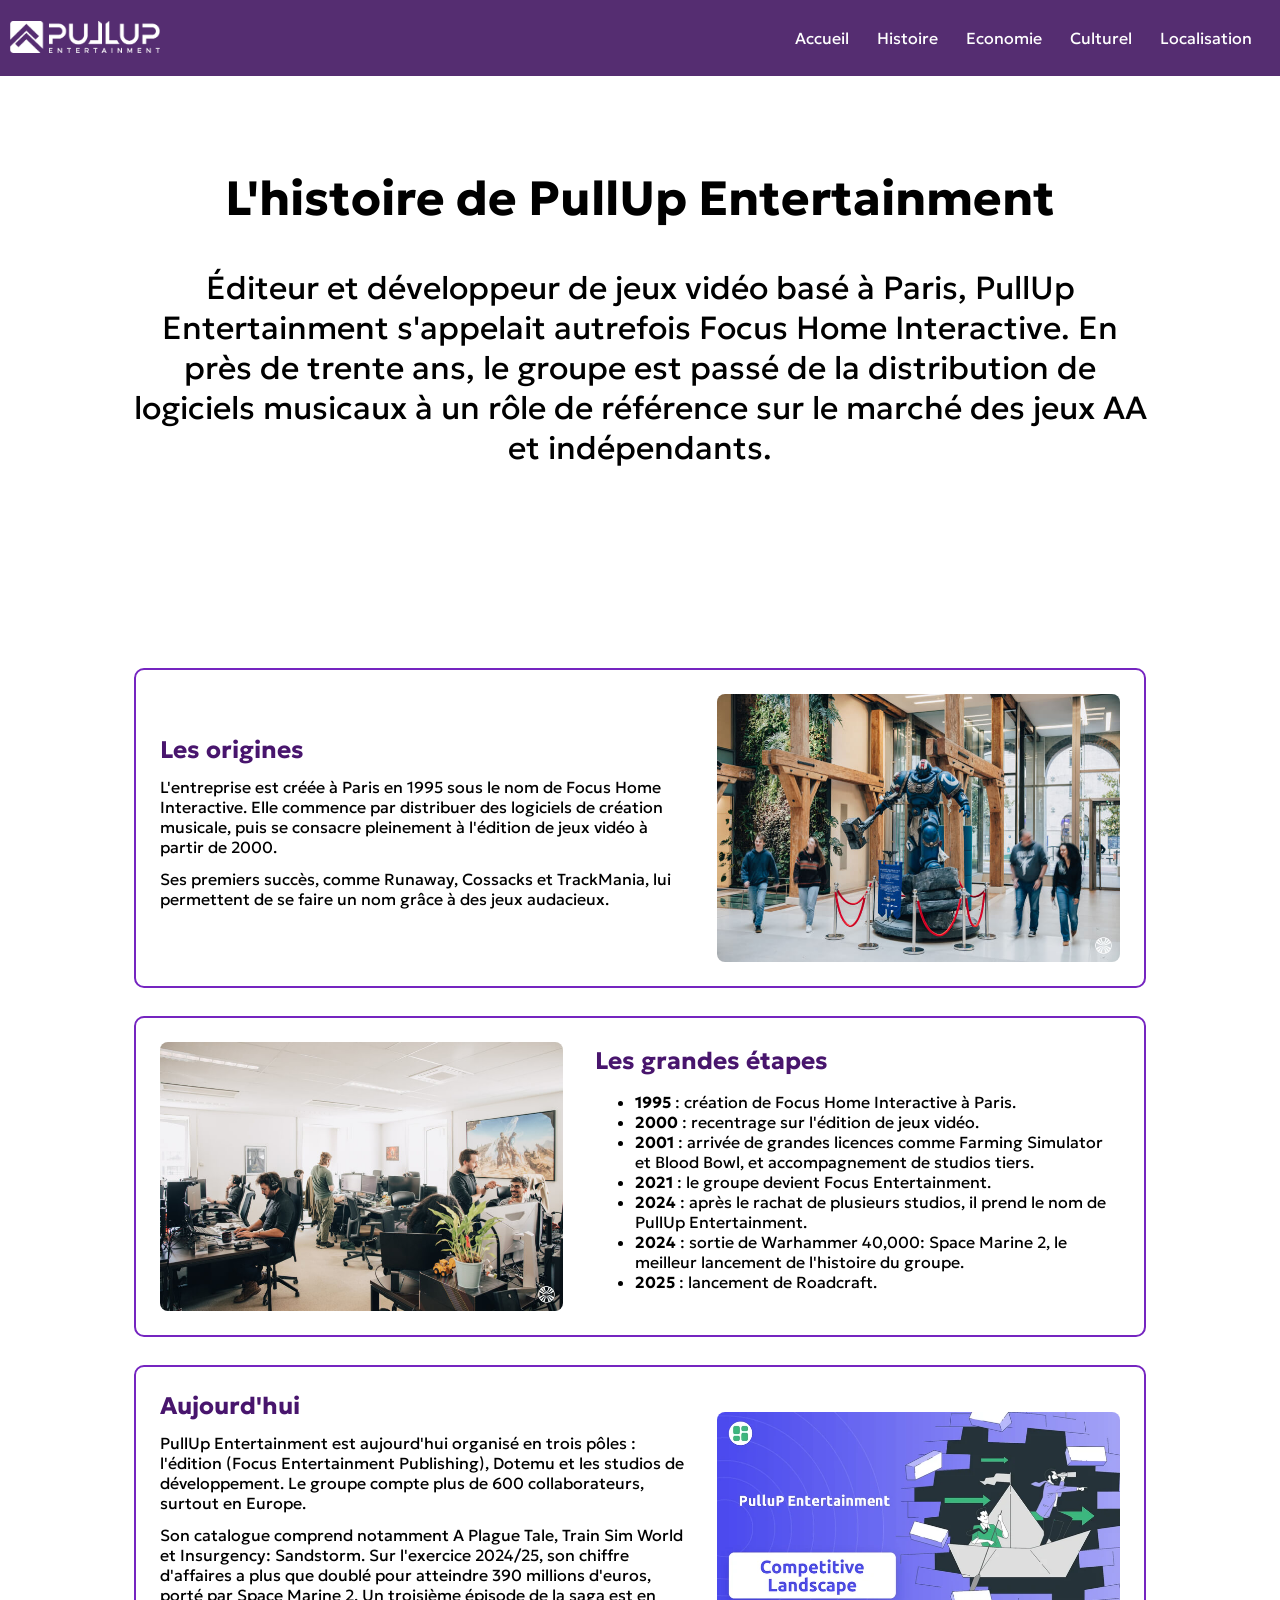
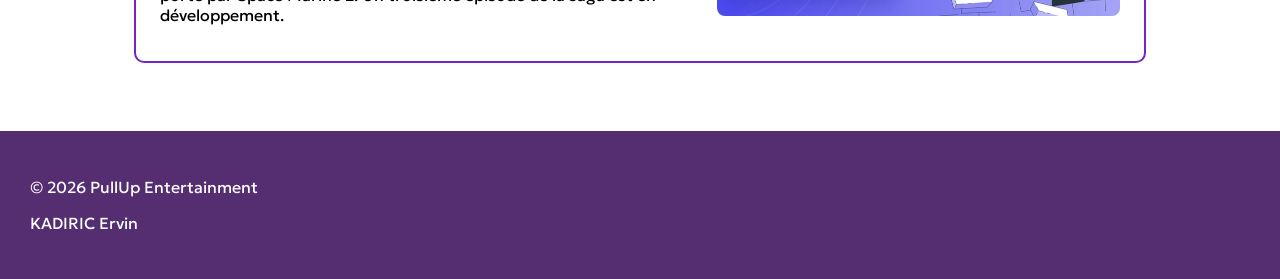
<file: page1.html>
<!DOCTYPE html>
<html lang="fr">
<head>
    <link rel="icon" type="image/x-icon" href="logo.ico">
    <meta charset="UTF-8">
    <meta name="viewport" content="width=device-width, initial-scale=1.0">
    <link rel="stylesheet" href="styles.css">
    <title>Page 1: Histoire</title>
    <link rel="preconnect" href="https://fonts.googleapis.com">
    <link rel="preconnect" href="https://fonts.gstatic.com/" crossorigin>
    <link href="https://fonts.googleapis.com/css2?family=Geologica:wght,CRSV@100..900,0&family=Roboto:ital,wght@0,100..900;1,100..900&display=swap" rel="stylesheet">
</head>
<body>

    <header>
        <span><img src="logo.png" class="logo" alt="Logo PullUp Entertainment"></span>
        <nav>
            <a href="index.html" class="menuButton">Accueil</a>
            <a href="page1.html" class="menuButton">Histoire</a>
            <a href="page2.html" class="menuButton">Economie</a>
            <a href="page3.html" class="menuButton">Culturel</a>
            <a href="contact.html" class="menuButton">Localisation</a>
        </nav>
    </header>

    <section class="titrepage">
        <h1>L'histoire de PullUp Entertainment</h1>
        <p>Éditeur et développeur de jeux vidéo basé à Paris, PullUp Entertainment s'appelait autrefois Focus Home Interactive. En près de trente ans, le groupe est passé de la distribution de logiciels musicaux à un rôle de référence sur le marché des jeux AA et indépendants.</p>
    </section>

    <main>

        <section class="bloc">
            <div class="bloc-texte">
                <h2>Les origines</h2>
                <p>L'entreprise est créée à Paris en 1995 sous le nom de Focus Home Interactive. Elle commence par distribuer des logiciels de création musicale, puis se consacre pleinement à l'édition de jeux vidéo à partir de 2000.</p>
                <p>Ses premiers succès, comme Runaway, Cossacks et TrackMania, lui permettent de se faire un nom grâce à des jeux audacieux.</p>
            </div>
            <figure>
                <img src="photo1.jpg" alt="Image des locos Pullup">
            </figure>
        </section>

        <section class="bloc inverse">
            <div class="bloc-texte">
                <h2>Les grandes étapes</h2>
                <ul>
                    <li><strong>1995</strong> : création de Focus Home Interactive à Paris.</li>
                    <li><strong>2000</strong> : recentrage sur l'édition de jeux vidéo.</li>
                    <li><strong>2001</strong> : arrivée de grandes licences comme Farming Simulator et Blood Bowl, et accompagnement de studios tiers.</li>
                    <li><strong>2021</strong> : le groupe devient Focus Entertainment.</li>
                    <li><strong>2024</strong> : après le rachat de plusieurs studios, il prend le nom de PullUp Entertainment.</li>
                    <li><strong>2024</strong> : sortie de Warhammer 40,000: Space Marine 2, le meilleur lancement de l'histoire du groupe.</li>
                    <li><strong>2025</strong> : lancement de Roadcraft.</li>
                </ul>
            </div>
            <figure>
                <img src="photo2.jpg" alt="Image des locos Pullup">
            </figure>
        </section>

        <section class="bloc">
            <div class="bloc-texte">
                <h2>Aujourd'hui</h2>
                <p>PullUp Entertainment est aujourd'hui organisé en trois pôles : l'édition (Focus Entertainment Publishing), Dotemu et les studios de développement. Le groupe compte plus de 600 collaborateurs, surtout en Europe.</p>
                <p>Son catalogue comprend notamment A Plague Tale, Train Sim World et Insurgency: Sandstorm. Sur l'exercice 2024/25, son chiffre d'affaires a plus que doublé pour atteindre 390 millions d'euros, porté par Space Marine 2. Un troisième épisode de la saga est en développement.</p>
            </div>
            <figure>
                <img src="photo3.webp" alt="Image des locos Pullup">
            </figure>
        </section>

    </main>

    <footer>
        <p>© 2026 PullUp Entertainment</p>
        <p>KADIRIC Ervin</p>
    </footer>

</body>
</html>
</file>
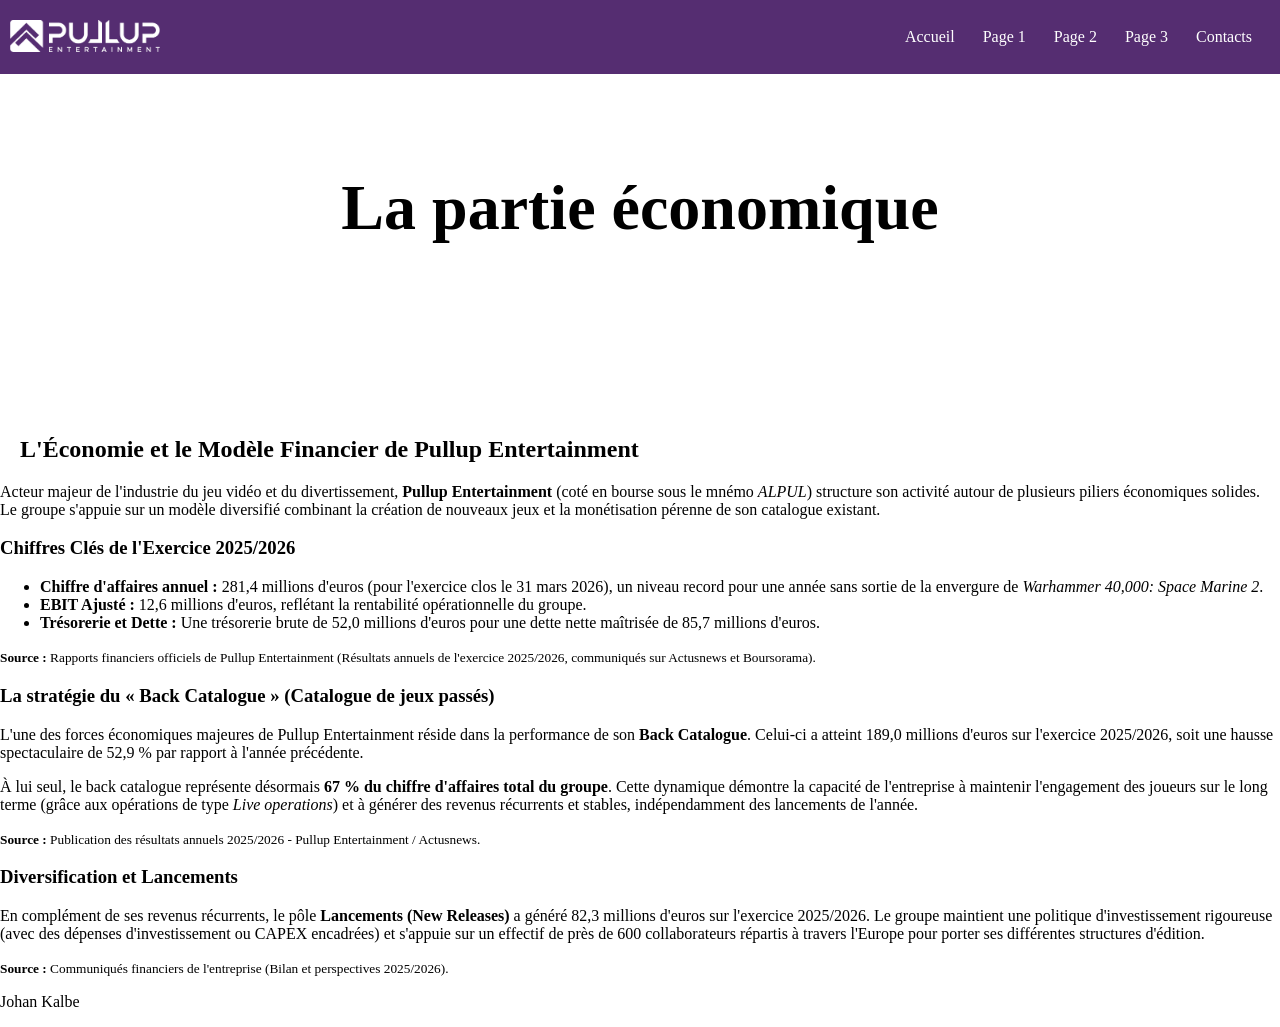
<file: Page2.html>
<!DOCTYPE html>
<html lang="fr">
<head>
    <meta charset="UTF-8">
    <meta name="viewport" content="width=device-width, initial-scale=1.0">
    <link rel="stylesheet" href="styles.css">
    <title>Page 2</title>
</head>
<body>
    <header>
        <span><img src="logo.png" class="logo"></span>
        <nav>
            <a href="lien vers page d'accueil" class="menuButton">Accueil</a>
            <a href="lien vers page 1" class="menuButton">Page 1</a>
            <a href="lien vers page 2" class="menuButton">Page 2</a>
            <a href="lien vers page 3" class="menuButton">Page 3</a>    
            <a href="lien vers page de Contacts" class="menuButton">Contacts</a>
        </nav>
    </header>

    <div class="titrepage">
        <h1>La partie économique</h1>
    </div>

    <section id="economie">
    <h2>L'Économie et le Modèle Financier de Pullup Entertainment</h2>
    
    <p>
        Acteur majeur de l'industrie du jeu vidéo et du divertissement, <strong>Pullup Entertainment</strong> (coté en bourse sous le mnémo <em>ALPUL</em>) structure son activité autour de plusieurs piliers économiques solides. Le groupe s'appuie sur un modèle diversifié combinant la création de nouveaux jeux et la monétisation pérenne de son catalogue existant.
    </p>

    <h3>Chiffres Clés de l'Exercice 2025/2026</h3>
    <ul>
        <li><strong>Chiffre d'affaires annuel :</strong> 281,4 millions d'euros (pour l'exercice clos le 31 mars 2026), un niveau record pour une année sans sortie de la envergure de <em>Warhammer 40,000: Space Marine 2</em>.</li>
        <li><strong>EBIT Ajusté :</strong> 12,6 millions d'euros, reflétant la rentabilité opérationnelle du groupe.</li>
        <li><strong>Trésorerie et Dette :</strong> Une trésorerie brute de 52,0 millions d'euros pour une dette nette maîtrisée de 85,7 millions d'euros.</li>
    </ul>
    <p><small><strong>Source :</strong> Rapports financiers officiels de Pullup Entertainment (Résultats annuels de l'exercice 2025/2026, communiqués sur Actusnews et Boursorama).</small></p>

    <h3>La stratégie du « Back Catalogue » (Catalogue de jeux passés)</h3>
    <p>
        L'une des forces économiques majeures de Pullup Entertainment réside dans la performance de son <strong>Back Catalogue</strong>. Celui-ci a atteint 189,0 millions d'euros sur l'exercice 2025/2026, soit une hausse spectaculaire de 52,9 % par rapport à l'année précédente. 
    </p>
    <p>
        À lui seul, le back catalogue représente désormais <strong>67 % du chiffre d'affaires total du groupe</strong>. Cette dynamique démontre la capacité de l'entreprise à maintenir l'engagement des joueurs sur le long terme (grâce aux opérations de type <em>Live operations</em>) et à générer des revenus récurrents et stables, indépendamment des lancements de l'année.
    </p>
    <p><small><strong>Source :</strong> Publication des résultats annuels 2025/2026 - Pullup Entertainment / Actusnews.</small></p>

    <h3>Diversification et Lancements</h3>
    <p>
        En complément de ses revenus récurrents, le pôle <strong>Lancements (New Releases)</strong> a généré 82,3 millions d'euros sur l'exercice 2025/2026. Le groupe maintient une politique d'investissement rigoureuse (avec des dépenses d'investissement ou CAPEX encadrées) et s'appuie sur un effectif de près de 600 collaborateurs répartis à travers l'Europe pour porter ses différentes structures d'édition.
    </p>
    <p><small><strong>Source :</strong> Communiqués financiers de l'entreprise (Bilan et perspectives 2025/2026).</small></p>
</section>
<p>Johan Kalbe</p>
</body>
</html>
</file>
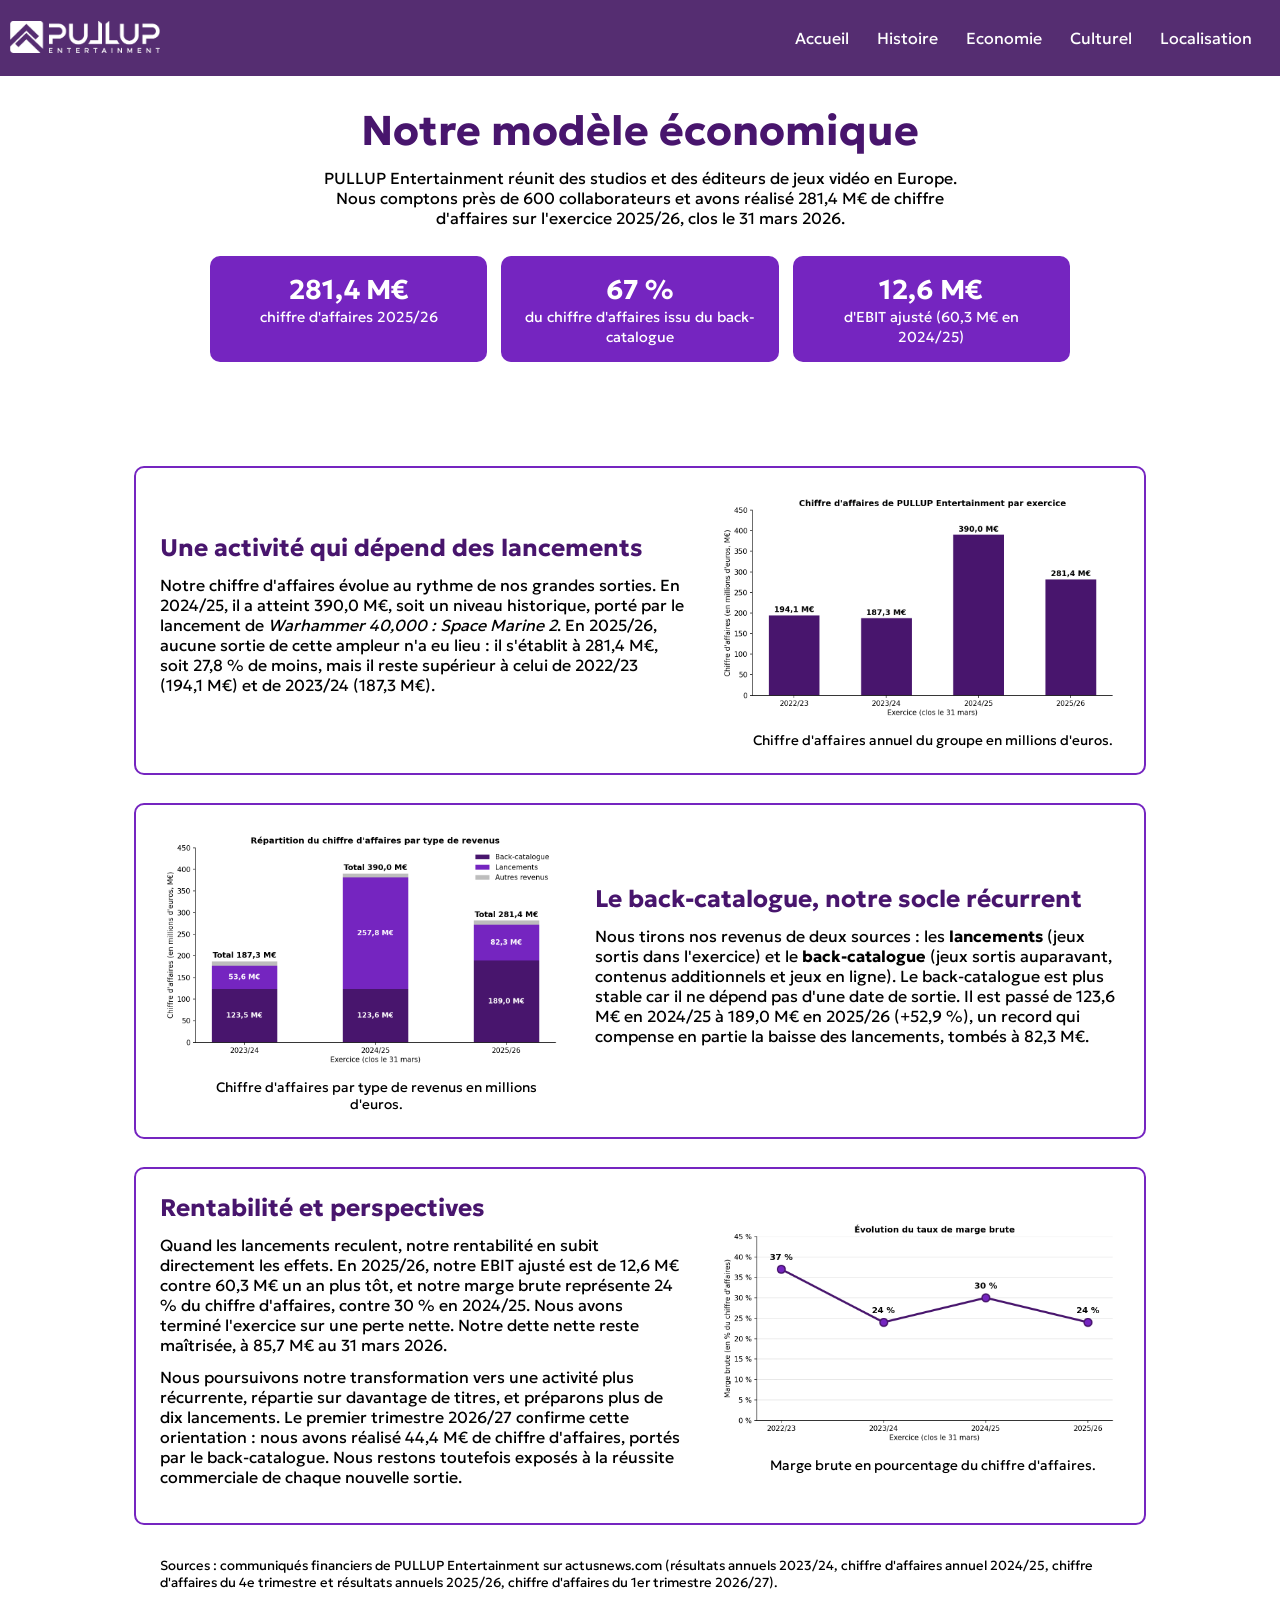
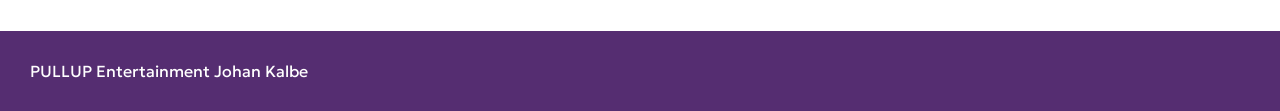
<file: page2.html>
<!DOCTYPE html>
<html lang="fr">
<head>
<meta charset="utf-8">
<meta name="viewport" content="width=device-width, initial-scale=1.0">
<title>Économie – PULLUP Entertainment</title>
<link rel="stylesheet" href="styles.css">
<link rel="preconnect" href="https://fonts.googleapis.com">
    <link rel="preconnect" href="https://fonts.gstatic.com/" crossorigin>
    <link href="https://fonts.googleapis.com/css2?family=Geologica:wght,CRSV@100..900,0&family=Roboto:ital,wght@0,100..900;1,100..900&display=swap" rel="stylesheet">
</head>
<body>

  <header>
        <span><img src="logo.png" class="logo" alt="Logo PulluP Entertainment"></span>
        <nav>
            <a href="index.html" class="menuButton">Accueil</a>
            <a href="page1.html" class="menuButton">Histoire</a>
            <a href="page2.html" class="menuButton">Economie</a>
            <a href="page3.html" class="menuButton">Culturel</a>    
            <a href="contact.html" class="menuButton">Localisation</a>
        </nav>
    </header>

<section class="bandeau">
  <br>
  <br>
  <h1>Notre modèle économique</h1>
  <p>PULLUP Entertainment réunit des studios et des éditeurs de jeux vidéo en Europe. Nous comptons près de 600 collaborateurs et avons réalisé 281,4 M€ de chiffre d'affaires sur l'exercice 2025/26, clos le 31 mars 2026.</p>
  <div class="stats">
    <div class="stat">
      <b>281,4 M€</b>
      <span>chiffre d'affaires 2025/26</span>
    </div>
    <div class="stat">
      <b>67 %</b>
      <span>du chiffre d'affaires issu du back-catalogue</span>
    </div>
    <div class="stat">
      <b>12,6 M€</b>
      <span>d'EBIT ajusté (60,3 M€ en 2024/25)</span>
    </div>
  </div>
</section>

<main>

  <section class="bloc">
    <div class="bloc-texte">
      <h2>Une activité qui dépend des lancements</h2>
      <p>Notre chiffre d'affaires évolue au rythme de nos grandes sorties. En 2024/25, il a atteint 390,0 M€, soit un niveau historique, porté par le lancement de <em>Warhammer 40,000 : Space Marine 2</em>. En 2025/26, aucune sortie de cette ampleur n'a eu lieu : il s'établit à 281,4 M€, soit 27,8 % de moins, mais il reste supérieur à celui de 2022/23 (194,1 M€) et de 2023/24 (187,3 M€).</p>
    </div>
    <figure>
      <img src="graphique-1.png" alt="Graphique en barres : chiffre d'affaires de PULLUP Entertainment par exercice, de 2022/23 à 2025/26, en millions d'euros">
      <figcaption>Chiffre d'affaires annuel du groupe en millions d'euros.</figcaption>
    </figure>
  </section>

  <section class="bloc inverse">
    <div class="bloc-texte">
      <h2>Le back-catalogue, notre socle récurrent</h2>
      <p>Nous tirons nos revenus de deux sources : les <strong>lancements</strong> (jeux sortis dans l'exercice) et le <strong>back-catalogue</strong> (jeux sortis auparavant, contenus additionnels et jeux en ligne). Le back-catalogue est plus stable car il ne dépend pas d'une date de sortie. Il est passé de 123,6 M€ en 2024/25 à 189,0 M€ en 2025/26 (+52,9 %), un record qui compense en partie la baisse des lancements, tombés à 82,3 M€.</p>
    </div>
    <figure>
      <img src="graphique-2.png" alt="Graphique en barres empilées : répartition du chiffre d'affaires entre back-catalogue, lancements et autres revenus, de 2023/24 à 2025/26, en millions d'euros">
      <figcaption>    Chiffre d'affaires par type de revenus en millions d'euros.</figcaption>
    </figure>
  </section>

  <section class="bloc">
    <div class="bloc-texte">
      <h2>Rentabilité et perspectives</h2>
      <p>Quand les lancements reculent, notre rentabilité en subit directement les effets. En 2025/26, notre EBIT ajusté est de 12,6 M€ contre 60,3 M€ un an plus tôt, et notre marge brute représente 24 % du chiffre d'affaires, contre 30 % en 2024/25. Nous avons terminé l'exercice sur une perte nette. Notre dette nette reste maîtrisée, à 85,7 M€ au 31 mars 2026.</p>
      <p>Nous poursuivons notre transformation vers une activité plus récurrente, répartie sur davantage de titres, et préparons plus de dix lancements. Le premier trimestre 2026/27 confirme cette orientation : nous avons réalisé 44,4 M€ de chiffre d'affaires, portés par le back-catalogue. Nous restons toutefois exposés à la réussite commerciale de chaque nouvelle sortie.</p>
    </div>
    <figure>
      <img src="graphique-3.png" alt="Graphique en courbe : taux de marge brute de PULLUP Entertainment, 37 % en 2022/23, 24 % en 2023/24, 30 % en 2024/25 et 24 % en 2025/26">
      <figcaption>Marge brute en pourcentage du chiffre d'affaires.</figcaption>
    </figure>
  </section>

  <p class="sources">Sources : communiqués financiers de PULLUP Entertainment sur actusnews.com (résultats annuels 2023/24, chiffre d'affaires annuel 2024/25, chiffre d'affaires du 4e trimestre et résultats annuels 2025/26, chiffre d'affaires du 1er trimestre 2026/27).</p>

</main>

<footer>
  <span>PULLUP Entertainment</span>
  <span>Johan Kalbe</span>
</footer>

</body>
</html>
</file>
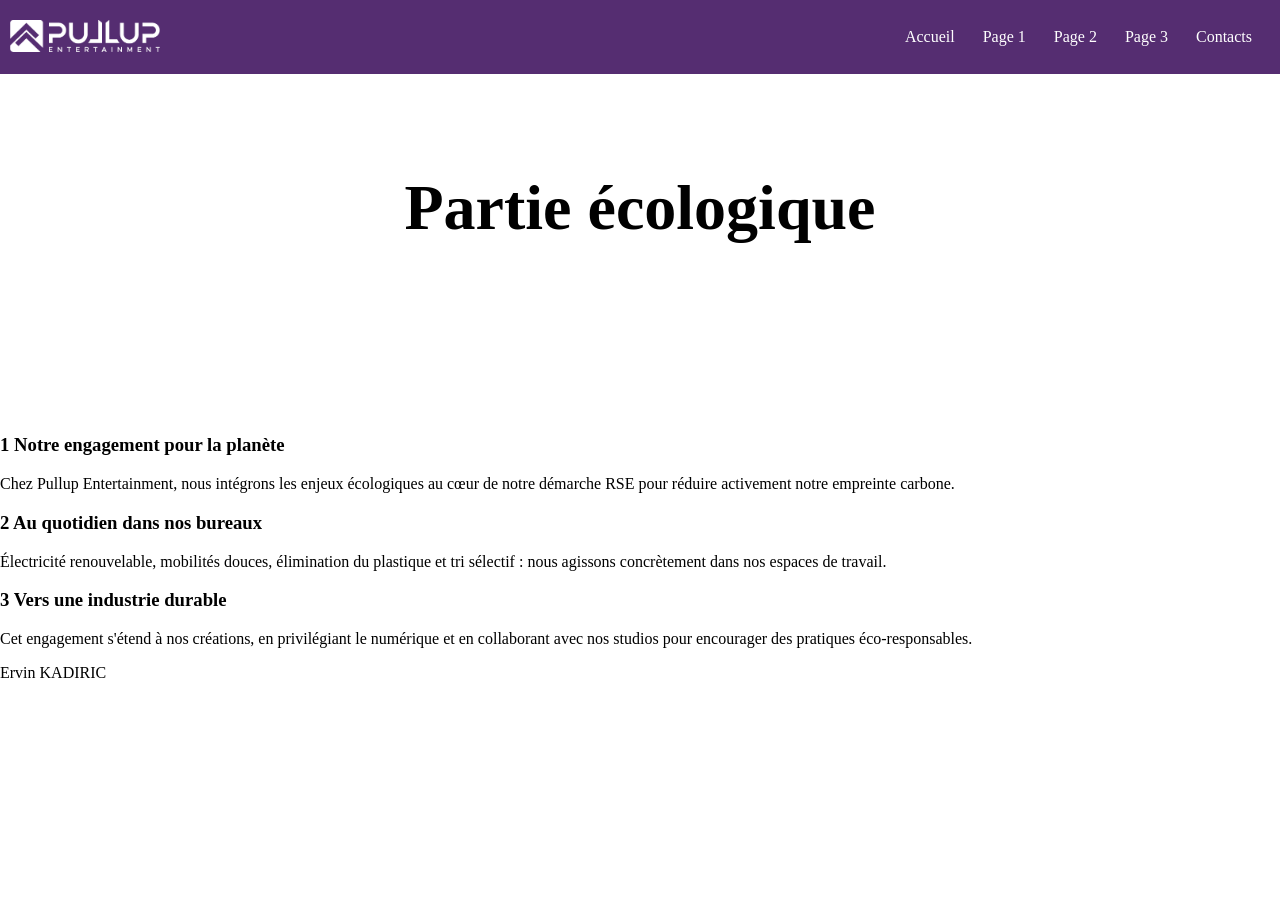
<file: Page3.html>
<!DOCTYPE html>
<html lang="en">
<head>
    <meta charset="UTF-8">
    <meta name="viewport" content="width=device-width, initial-scale=1.0">
     <link rel="stylesheet" href="styles.css">
    <title>Page 3: positionnement écologique </title>
</head>
<body>
    <header>

        <span><img src="logo.png" class="logo"></span>
        <nav>
            <a href="lien vers page d'accueil" class="menuButton">Accueil</a>
            <a href="lien vers page 1" class="menuButton">Page 1</a>
            <a href="lien vers page 2" class="menuButton">Page 2</a>
            <a href="lien vers page 3" class="menuButton">Page 3</a>    
            <a href="lien vers page de Contacts" class="menuButton">Contacts</a>
        </nav>
    </header>
 <div class="titrepage">
        <h1>Partie écologique</h1>
 </div>
 <section>  <h3> 1 Notre engagement pour la planète </h3>
<p>Chez Pullup Entertainment, nous intégrons les enjeux écologiques au cœur de notre démarche RSE pour réduire activement notre empreinte carbone.

<section> <h3> 2 Au quotidien dans nos bureaux</h3>
    <p> Électricité renouvelable, mobilités douces, élimination du plastique et tri sélectif : nous agissons concrètement dans nos espaces de travail.</p>

</section>

<section> <h3> 3 Vers une industrie durable</h3>
    <p> Cet engagement s'étend à nos créations, en privilégiant le numérique et en collaborant avec nos studios pour encourager des pratiques éco-responsables.</p>
</section>
<p> Ervin KADIRIC</p>
</body>
</html>
</file>
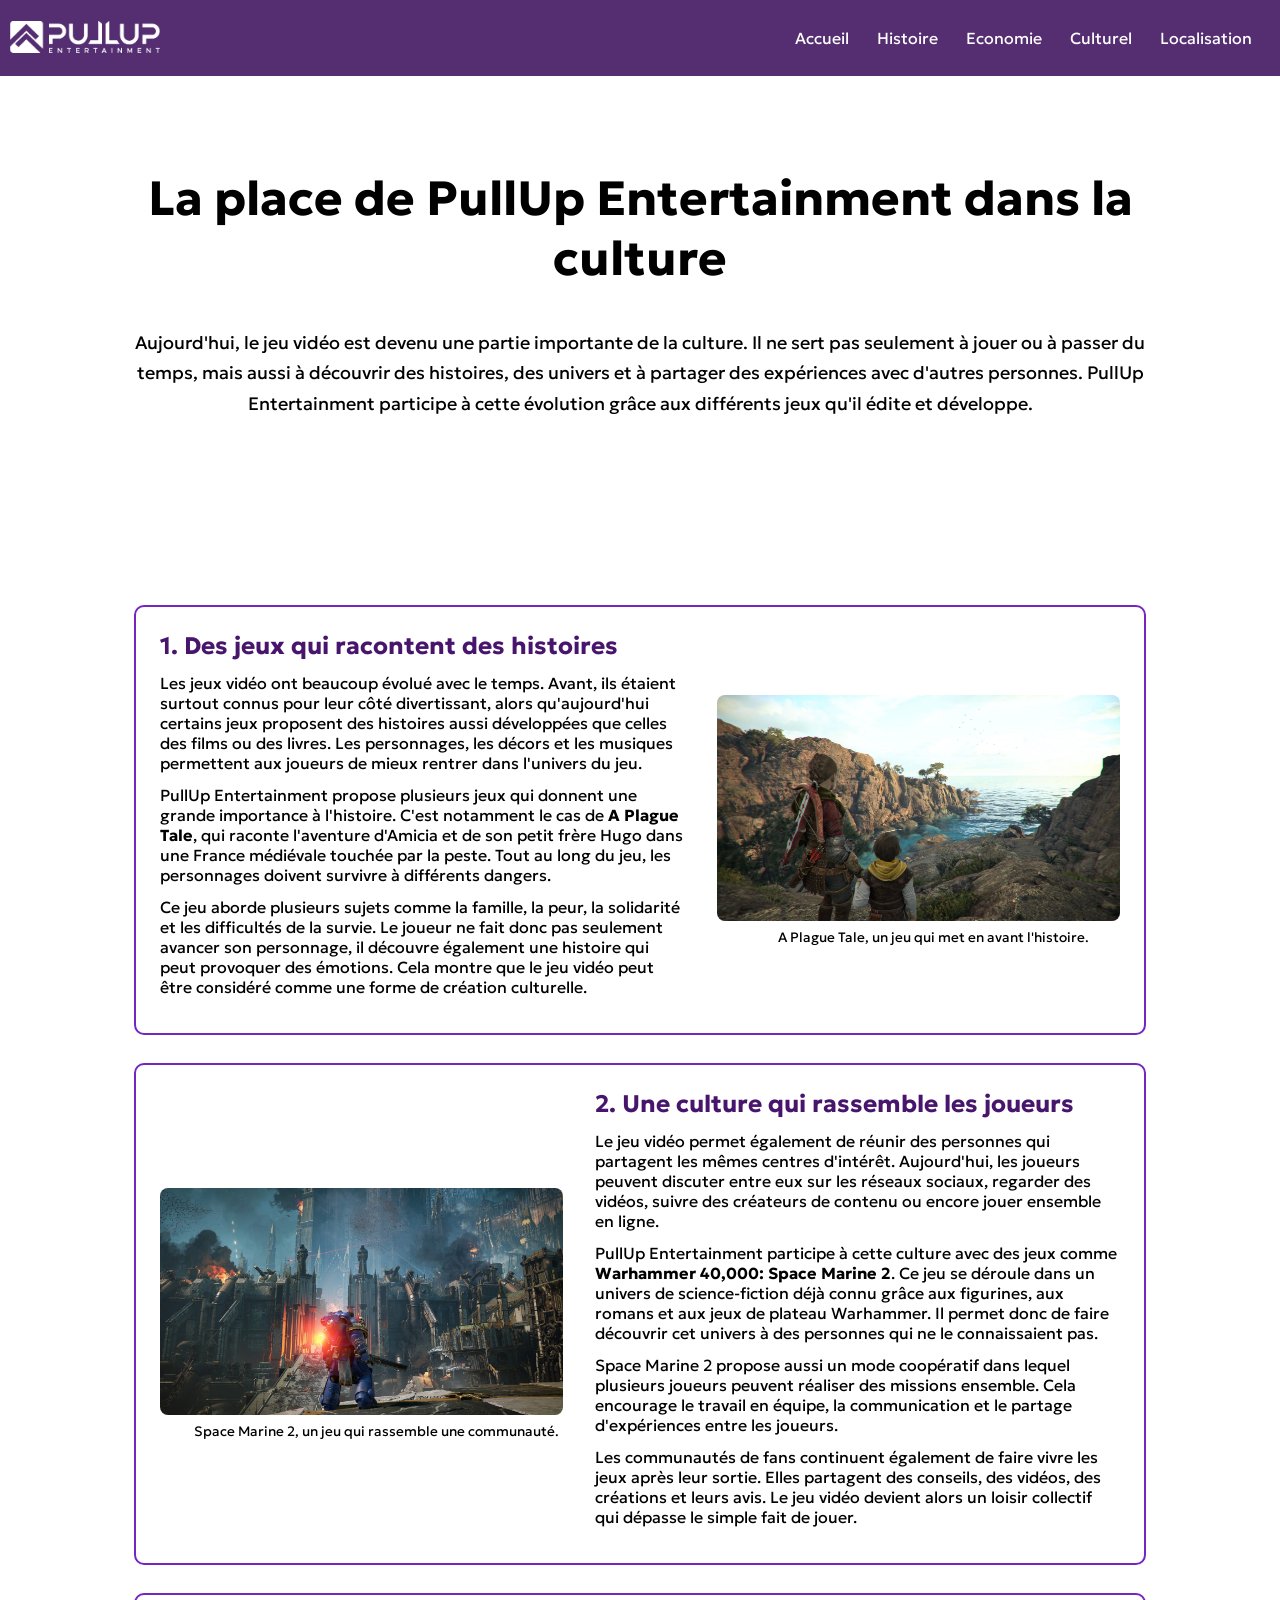
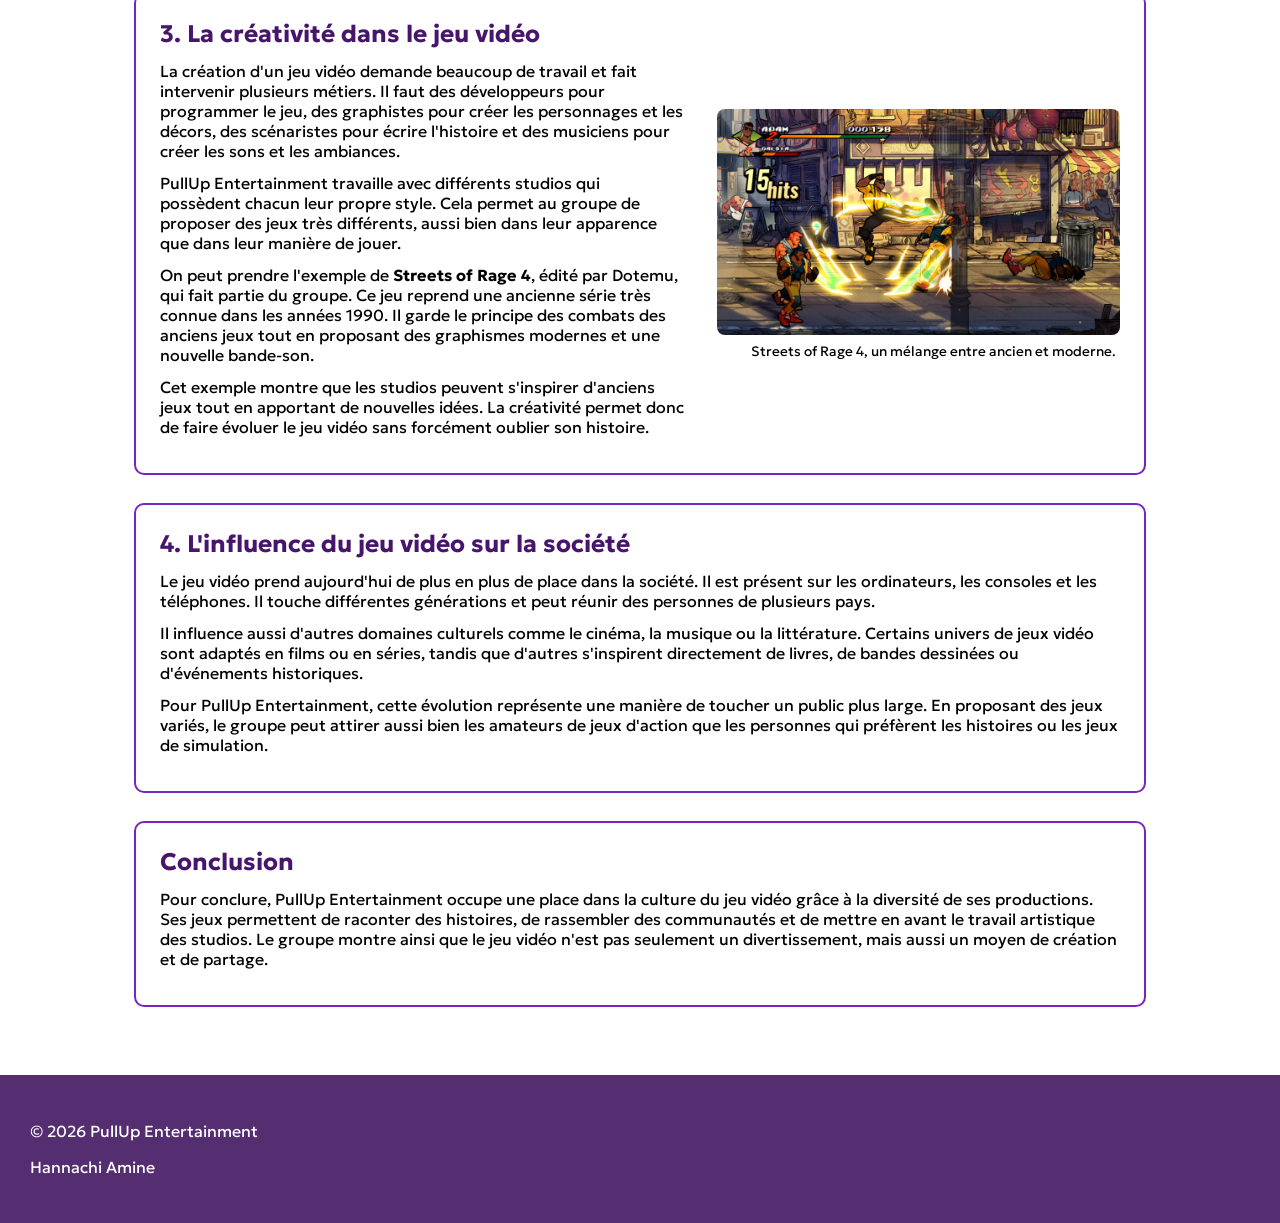
<file: page3.html>
<!DOCTYPE html>
<html lang="fr">
<head>
    <link rel="icon" type="image/x-icon" href="logo.ico">
    <meta charset="UTF-8">
    <meta name="viewport" content="width=device-width, initial-scale=1.0">
    <link rel="stylesheet" href="styles.css">
    <title>Page 3 : positionnement culturel</title>
    <link rel="preconnect" href="https://fonts.googleapis.com">
    <link rel="preconnect" href="https://fonts.gstatic.com/" crossorigin>
    <link href="https://fonts.googleapis.com/css2?family=Geologica:wght@100..900&display=swap" rel="stylesheet">
</head>

<body>

    <header>
        <span>
            <img src="logo.png" class="logo" alt="Logo PullUp Entertainment">
        </span>
        <nav>
            <a href="index.html" class="menuButton">Accueil</a>
            <a href="page1.html" class="menuButton">Histoire</a>
            <a href="page2.html" class="menuButton">Economie</a>
            <a href="page3.html" class="menuButton">Culturel</a>
            <a href="contact.html" class="menuButton">Localisation</a>
        </nav>
    </header>

    <section class="titrepage">
        <h1>La place de PullUp Entertainment dans la culture</h1>

        <p style="font-size: 18px; line-height: 1.7;">
            Aujourd'hui, le jeu vidéo est devenu une partie importante
            de la culture. Il ne sert pas seulement à jouer ou à passer
            du temps, mais aussi à découvrir des histoires, des univers
            et à partager des expériences avec d'autres personnes.
            PullUp Entertainment participe à cette évolution grâce
            aux différents jeux qu'il édite et développe.
        </p>
    </section>

    <main>

        <section class="bloc">
            <div class="bloc-texte">
                <h2>1. Des jeux qui racontent des histoires</h2>

                <p>
                    Les jeux vidéo ont beaucoup évolué avec le temps.
                    Avant, ils étaient surtout connus pour leur côté
                    divertissant, alors qu'aujourd'hui certains jeux
                    proposent des histoires aussi développées que
                    celles des films ou des livres. Les personnages,
                    les décors et les musiques permettent aux joueurs
                    de mieux rentrer dans l'univers du jeu.
                </p>

                <p>
                    PullUp Entertainment propose plusieurs jeux
                    qui donnent une grande importance à l'histoire.
                    C'est notamment le cas de
                    <strong>A Plague Tale</strong>, qui raconte
                    l'aventure d'Amicia et de son petit frère Hugo
                    dans une France médiévale touchée par la peste.
                    Tout au long du jeu, les personnages doivent
                    survivre à différents dangers.
                </p>

                <p>
                    Ce jeu aborde plusieurs sujets comme la famille,
                    la peur, la solidarité et les difficultés de la
                    survie. Le joueur ne fait donc pas seulement
                    avancer son personnage, il découvre également
                    une histoire qui peut provoquer des émotions.
                    Cela montre que le jeu vidéo peut être considéré
                    comme une forme de création culturelle.
                </p>
            </div>

            <figure>
                <img src="culture1.jpg" alt="Image du jeu A Plague Tale">
                <figcaption>
                    A Plague Tale, un jeu qui met en avant l'histoire.
                </figcaption>
            </figure>
        </section>

        <section class="bloc inverse">
            <div class="bloc-texte">
                <h2>2. Une culture qui rassemble les joueurs</h2>

                <p>
                    Le jeu vidéo permet également de réunir des
                    personnes qui partagent les mêmes centres
                    d'intérêt. Aujourd'hui, les joueurs peuvent
                    discuter entre eux sur les réseaux sociaux,
                    regarder des vidéos, suivre des créateurs
                    de contenu ou encore jouer ensemble en ligne.
                </p>

                <p>
                    PullUp Entertainment participe à cette culture
                    avec des jeux comme
                    <strong>Warhammer 40,000: Space Marine 2</strong>.
                    Ce jeu se déroule dans un univers de
                    science-fiction déjà connu grâce aux figurines,
                    aux romans et aux jeux de plateau Warhammer.
                    Il permet donc de faire découvrir cet univers
                    à des personnes qui ne le connaissaient pas.
                </p>

                <p>
                    Space Marine 2 propose aussi un mode coopératif
                    dans lequel plusieurs joueurs peuvent réaliser
                    des missions ensemble. Cela encourage le travail
                    en équipe, la communication et le partage
                    d'expériences entre les joueurs.
                </p>

                <p>
                    Les communautés de fans continuent également
                    de faire vivre les jeux après leur sortie.
                    Elles partagent des conseils, des vidéos,
                    des créations et leurs avis. Le jeu vidéo
                    devient alors un loisir collectif qui
                    dépasse le simple fait de jouer.
                </p>
            </div>

            <figure>
                <img src="culture2.jpg" alt="Image du jeu Space Marine 2">
                <figcaption>
                    Space Marine 2, un jeu qui rassemble une communauté.
                </figcaption>
            </figure>
        </section>

        <section class="bloc">
            <div class="bloc-texte">
                <h2>3. La créativité dans le jeu vidéo</h2>

                <p>
                    La création d'un jeu vidéo demande beaucoup
                    de travail et fait intervenir plusieurs métiers.
                    Il faut des développeurs pour programmer le jeu,
                    des graphistes pour créer les personnages et
                    les décors, des scénaristes pour écrire
                    l'histoire et des musiciens pour créer
                    les sons et les ambiances.
                </p>

                <p>
                    PullUp Entertainment travaille avec différents
                    studios qui possèdent chacun leur propre style.
                    Cela permet au groupe de proposer des jeux
                    très différents, aussi bien dans leur
                    apparence que dans leur manière de jouer.
                </p>

                <p>
                    On peut prendre l'exemple de
                    <strong>Streets of Rage 4</strong>, édité
                    par Dotemu, qui fait partie du groupe.
                    Ce jeu reprend une ancienne série très
                    connue dans les années 1990. Il garde
                    le principe des combats des anciens jeux
                    tout en proposant des graphismes modernes
                    et une nouvelle bande-son.
                </p>

                <p>
                    Cet exemple montre que les studios peuvent
                    s'inspirer d'anciens jeux tout en apportant
                    de nouvelles idées. La créativité permet
                    donc de faire évoluer le jeu vidéo sans
                    forcément oublier son histoire.
                </p>
            </div>

            <figure>
                <img src="culture3.jpg" alt="Image du jeu Streets of Rage 4">
                <figcaption>
                    Streets of Rage 4, un mélange entre ancien et moderne.
                </figcaption>
            </figure>
        </section>

        <section class="bloc">
            <div class="bloc-texte">
                <h2>4. L'influence du jeu vidéo sur la société</h2>

                <p>
                    Le jeu vidéo prend aujourd'hui de plus en plus
                    de place dans la société. Il est présent sur
                    les ordinateurs, les consoles et les téléphones.
                    Il touche différentes générations et peut
                    réunir des personnes de plusieurs pays.
                </p>

                <p>
                    Il influence aussi d'autres domaines culturels
                    comme le cinéma, la musique ou la littérature.
                    Certains univers de jeux vidéo sont adaptés
                    en films ou en séries, tandis que d'autres
                    s'inspirent directement de livres, de bandes
                    dessinées ou d'événements historiques.
                </p>

                <p>
                    Pour PullUp Entertainment, cette évolution
                    représente une manière de toucher un public
                    plus large. En proposant des jeux variés,
                    le groupe peut attirer aussi bien les
                    amateurs de jeux d'action que les personnes
                    qui préfèrent les histoires ou les jeux
                    de simulation.
                </p>
            </div>
        </section>

        <section class="bloc">
            <div class="bloc-texte">
                <h2>Conclusion</h2>

                <p>
                    Pour conclure, PullUp Entertainment occupe
                    une place dans la culture du jeu vidéo grâce
                    à la diversité de ses productions. Ses jeux
                    permettent de raconter des histoires,
                    de rassembler des communautés et de mettre
                    en avant le travail artistique des studios.
                    Le groupe montre ainsi que le jeu vidéo
                    n'est pas seulement un divertissement,
                    mais aussi un moyen de création et de partage.
                </p>
            </div>
        </section>

    </main>

    <footer>
        <p>© 2026 PullUp Entertainment</p>
        <p>Hannachi Amine</p>
    </footer>

</body>
</html>
</file>
<file: styles.css>
/* body */

body {
    margin: 0px;
    font-family: "Geologica";
}

/* header */

header {
    background-color:#552d71;
    width: 100%;
    display: flex;
    position: fixed;
    justify-content: space-between;
    align-items: center;
}

header>nav, nav a{
    float: right;
    padding: 14px;
    color: white;
    display: flex;
    text-decoration: none;
}

nav a:hover {
    margin: 0px;
    padding: 14px;
    height: auto;
    border-radius: 10px;
    color: white;
    background-color: #7525c0;
}

.titrepage {
    font-size: xx-large;
    text-align: center;
    padding: 10% 10%;
}

.logo {
    padding: 10px 10px 8px 10px;
    width: 150px;
}


/* bandeau du haut + titre de la page (h1)  texte d'intro */

.bandeau {
  color: black;
  text-align: center;
  padding: 64px 20px;
}

.bandeau h1 {
  font-size: 2.6rem;
  margin: 0 0 12px;
  color: #48156D;
}

.bandeau p {
  max-width: 60ch;
  margin: 0 auto 28px;
}


/* les 3 cases de chiffres clés (dans le bandeau du haut)*/

.stats {
  display: grid;
  grid-template-columns: repeat(auto-fit, minmax(190px, 1fr));
  gap: 14px;
  max-width: 860px;
  margin: 0 auto;
}

.stat {
  background: #7525C0;
  color: white;
  border-radius: 10px;
  padding: 16px 18px;
}

.stat b {
  display: block;
  font-size: 1.7rem;
}

.stat span {
  font-size: 0.9rem;
}


/* zone des 3 contenus (fond de la zone principale) */

main {
  background: white;
  color: black;
  padding: 40px 20px;
}


/* les blocs (cadre, disposition texte + image) */

.bloc {
  display: flex;
  align-items: center;
  gap: 32px;
  max-width: 960px;
  margin: 0 auto 28px;
  border: 2px solid #7525C0;
  border-radius: 10px;
  padding: 24px;
}

/* 2e bloc : image à gauche, texte à droite */

.bloc.inverse {
  flex-direction: row-reverse;
}


/* texte des blocs (titre h2 + paragraphes) */

.bloc-texte {
  flex: 1;
}

.bloc-texte h2 {
  margin: 0 0 12px;
  font-size: 1.5rem;
  color: #48156D;
}

.bloc-texte p {
  margin: 0 0 12px;
}


/* graphiques des blocs (image + légende) */

.bloc figure {
  flex: 0 0 42%;
  margin: 0;
}

.bloc figure img {
  width: 100%;
  height: auto;
  display: block;
  border-radius: 8px;
}

.bloc figcaption {
  font-size: 0.85rem;
  margin-top: 8px;
  text-align: center;
  padding-left: 30px;
}


/* sources */

.sources {
  max-width: 960px;
  margin: 32px auto 0;
  font-size: 0.82rem;
}


/* footer */

footer {
    color: white;
    padding: 30px;
    background-color: #552d71;
    max-width: 100%;
}

/* Styles page d'accueil */

.boutonMain {
    margin: 20px 15px 10px 0px;
    padding: 14px;
    width: 10%;
    height: auto;
    border-radius: 10px;
    color: white;
    background-color: #552d71;
}

.boutonMain a {
    color: white;
    text-decoration: none;
}

.bigButton {
    text-align: center;
    margin: 30px auto;
    padding: 14px;
    width: 30%;
    height: auto;
    border-radius: 10px;
    color: white;
    background-color: #552d71;
}

.bigButton a {
    color: white;
    text-decoration: none;
}

.titrecontenu {
    display: flex;
    flex-direction: column;
    align-items: center;
    margin-bottom: 40px;
}

.contenu {
    margin: 20px;
    display: flex;
    flex-direction: column;
}

.imageAccueil {
    display: inline-block;
    width: 100%;
}

.boite  {
    margin: 20px;
    padding: 5px 10px 10px 10px;
    width: auto;
    border: 2px solid #7525C0; 
    border-radius: 10px;
}

.text, h2 {
    margin: 20px;
}

/* Styles contact.html */

.bandeau.contact-hero {
    padding-top: 140px;
}

/* carte Google Maps */
.bloc figure.carte {
    flex: 0 0 50%;
}

.bloc figure.carte iframe {
    width: 100%;
    height: 340px;
    border: 0;
    border-radius: 8px;
    display: block;
}

.bloc figure.carte figcaption {
    padding-left: 0;
}

/* adresse */
.adresse {
    font-style: normal;
    line-height: 1.7;
    margin: 0 0 16px;
}

.bouton {
    display: inline-block;
    background: #7525C0;
    color: white;
    text-decoration: none;
    border: 0;
    border-radius: 10px;
    padding: 12px 20px;
    font-family: inherit;
    font-size: 1rem;
    cursor: pointer;
}

.bouton:hover {
    background: #552d71;
}

/* mobile : texte et carte l'un sous l'autre */
@media (max-width: 760px) {
    .bloc.contact-bloc {
        flex-direction: column;
    }

    .bloc figure.carte {
        flex: none;
        width: 100%;
    }

    .bandeau h1 {
        font-size: 2rem;
    }
}
</file>
